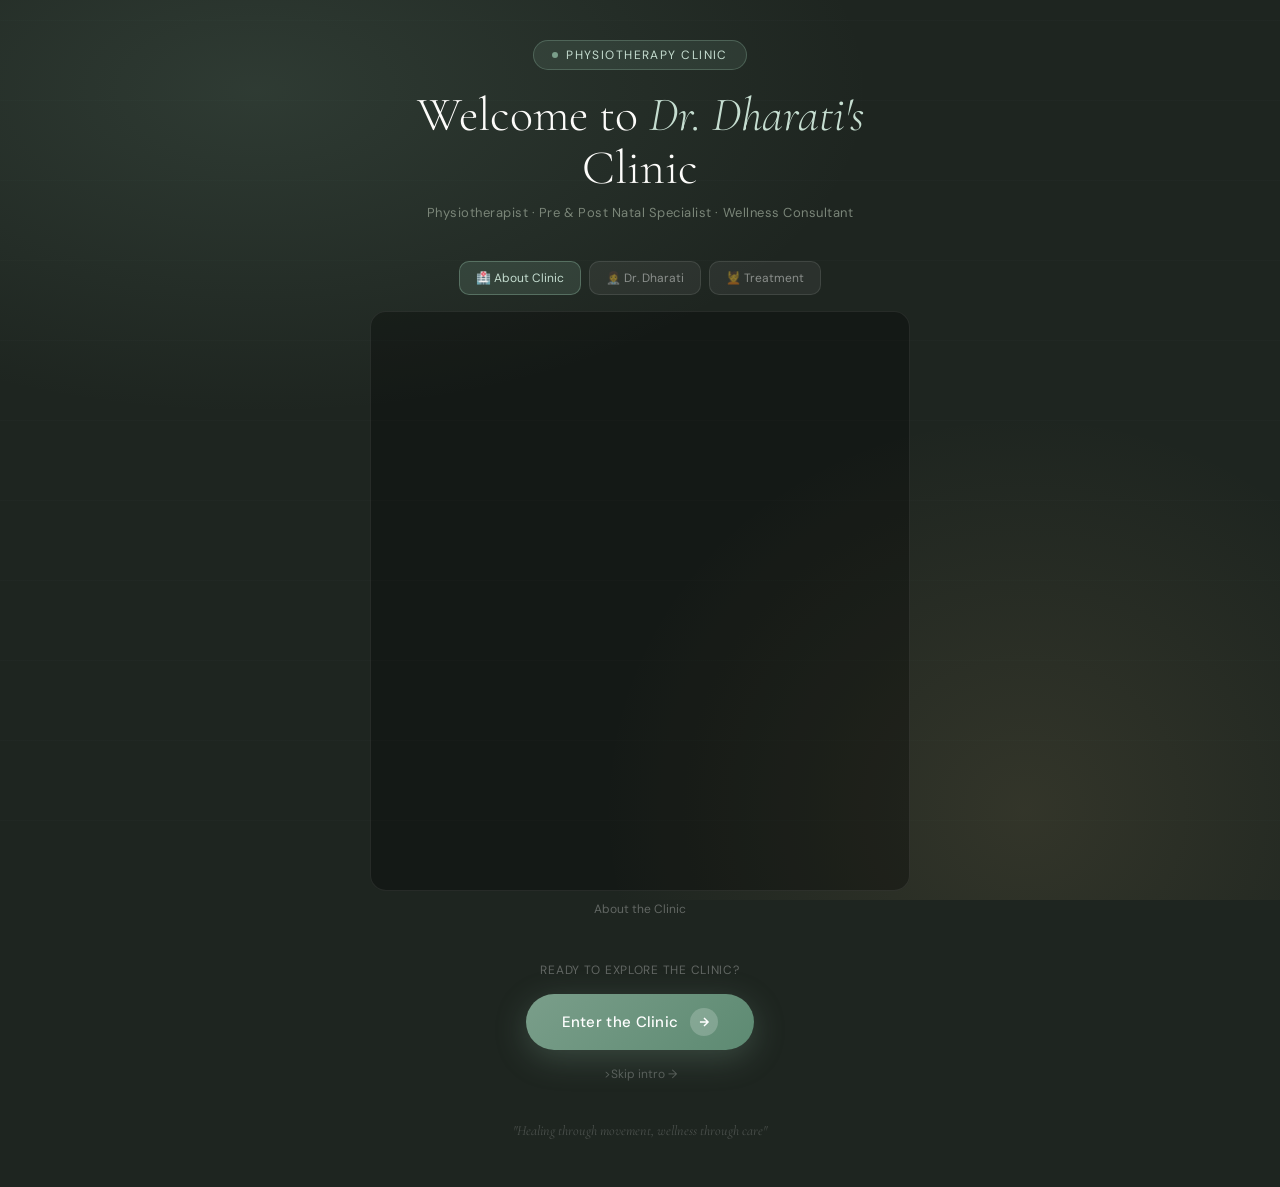
<file: index.html>
<!DOCTYPE html>
<html lang="en">
<head>
<meta charset="UTF-8">
<meta name="viewport" content="width=device-width, initial-scale=1.0">
<title>Welcome — Dr. Dharati's Physiotherapy Clinic</title>
<link href="https://fonts.googleapis.com/css2?family=Cormorant+Garamond:ital,wght@0,300;0,400;1,300&family=DM+Sans:wght@300;400;500&display=swap" rel="stylesheet">
<style>
  *, *::before, *::after { box-sizing: border-box; margin: 0; padding: 0; }

  :root {
    --sage: #7a9e8a;
    --sage-light: #c5ddd0;
    --sage-pale: #eef5f1;
    --warm: #c9a96e;
    --ink: #2a2d2b;
    --ink-soft: #7a8578;
    --white: #fdfcfa;
    --radius: 16px;
  }

  html, body {
    min-height: 100%;
    background: #1e2520;
    font-family: 'DM Sans', sans-serif;
    color: var(--white);
    overflow-x: hidden;
  }

  .bg-pattern {
    position: fixed; inset: 0; z-index: 0;
    background:
      radial-gradient(ellipse 80% 60% at 20% 10%, rgba(122,158,138,0.18) 0%, transparent 60%),
      radial-gradient(ellipse 60% 80% at 80% 90%, rgba(201,169,110,0.12) 0%, transparent 55%),
      #1e2520;
  }
  .bg-lines {
    position: fixed; inset: 0; z-index: 0;
    background-image: repeating-linear-gradient(0deg, transparent, transparent 79px, rgba(122,158,138,0.06) 80px);
  }

  .page {
    position: relative; z-index: 1;
    min-height: 100vh;
    display: flex;
    flex-direction: column;
    align-items: center;
    padding: 2.5rem 1.5rem 3rem;
  }

  /* HEADER */
  .clinic-header {
    text-align: center;
    margin-bottom: 2.5rem;
    animation: fadeDown 0.8s ease both;
  }
  .clinic-badge {
    display: inline-flex; align-items: center; gap: 8px;
    background: rgba(122,158,138,0.15);
    border: 0.5px solid rgba(122,158,138,0.4);
    border-radius: 40px;
    padding: 6px 18px;
    font-size: 12px;
    letter-spacing: 0.12em;
    text-transform: uppercase;
    color: var(--sage-light);
    margin-bottom: 1.2rem;
  }
  .clinic-badge::before {
    content: '';
    width: 6px; height: 6px;
    border-radius: 50%;
    background: var(--sage);
    animation: pulse 2s infinite;
  }
  .clinic-title {
    font-family: 'Cormorant Garamond', serif;
    font-size: clamp(2rem, 5vw, 3rem);
    font-weight: 300;
    line-height: 1.1;
    color: var(--white);
  }
  .clinic-title em { font-style: italic; color: var(--sage-light); }
  .clinic-sub {
    margin-top: 0.6rem;
    font-size: 13px;
    color: var(--ink-soft);
    letter-spacing: 0.04em;
  }

  /* TABS */
  .video-stage {
    width: 100%;
    max-width: 540px;
    animation: fadeUp 0.9s 0.2s ease both;
  }

  .video-tabs {
    display: flex; gap: 8px; margin-bottom: 16px;
    justify-content: center;
  }
  .vtab {
    background: rgba(255,255,255,0.06);
    border: 0.5px solid rgba(255,255,255,0.1);
    border-radius: 10px;
    padding: 8px 16px;
    font-size: 12px;
    color: rgba(255,255,255,0.45);
    cursor: pointer;
    transition: all 0.2s;
    white-space: nowrap;
    font-family: 'DM Sans', sans-serif;
  }
  .vtab.active, .vtab:hover {
    background: rgba(122,158,138,0.2);
    border-color: rgba(122,158,138,0.5);
    color: var(--sage-light);
  }

  /* VIDEO PANELS */
  .video-panels { width: 100%; }

  .video-panel {
    display: none;
    flex-direction: column;
    align-items: center;
  }
  .video-panel.active { display: flex; }

  /* Instagram embed wrapper */
  .ig-wrap {
    width: 100%;
    background: rgba(0,0,0,0.3);
    border-radius: var(--radius);
    border: 0.5px solid rgba(255,255,255,0.08);
    overflow: hidden;
    display: flex;
    justify-content: center;
    padding: 12px 0;
    min-height: 580px;
  }

  .ig-wrap blockquote.instagram-media {
    margin: 0 !important;
    min-width: 280px !important;
    max-width: 400px !important;
    width: 100% !important;
  }

  .panel-label {
    margin-top: 10px;
    font-size: 12px;
    color: rgba(255,255,255,0.3);
    text-align: center;
  }

  /* NEXT BUTTON */
  .next-section {
    margin-top: 2.8rem;
    text-align: center;
    animation: fadeUp 1s 0.5s ease both;
  }
  .next-hint {
    font-size: 12px;
    color: rgba(255,255,255,0.3);
    margin-bottom: 1rem;
    letter-spacing: 0.06em;
    text-transform: uppercase;
  }
  .btn-next {
    display: inline-flex; align-items: center; gap: 12px;
    background: linear-gradient(135deg, var(--sage) 0%, #5d8a72 100%);
    color: #fff;
    font-family: 'DM Sans', sans-serif;
    font-size: 15px;
    font-weight: 500;
    letter-spacing: 0.02em;
    border: none;
    border-radius: 50px;
    padding: 14px 36px;
    cursor: pointer;
    transition: all 0.3s;
    text-decoration: none;
    box-shadow: 0 8px 32px rgba(122,158,138,0.3);
  }
  .btn-next:hover {
    transform: translateY(-3px);
    box-shadow: 0 14px 40px rgba(122,158,138,0.45);
  }
  .btn-next:active { transform: translateY(0); }
  .btn-next .arrow {
    width: 28px; height: 28px;
    background: rgba(255,255,255,0.2);
    border-radius: 50%;
    display: flex; align-items: center; justify-content: center;
    transition: transform 0.3s;
  }
  .btn-next:hover .arrow { transform: translateX(4px); }

  .skip-link {
    display: block;
    margin-top: 1rem;
    font-size: 12px;
    color: rgba(255,255,255,0.25);
    text-decoration: none;
    transition: color 0.2s;
  }
  .skip-link:hover { color: rgba(255,255,255,0.5); }

  .foot-note {
    margin-top: 2.5rem;
    font-family: 'Cormorant Garamond', serif;
    font-style: italic;
    font-size: 14px;
    color: rgba(255,255,255,0.2);
    text-align: center;
    animation: fadeUp 1s 0.6s ease both;
  }

  @keyframes fadeDown {
    from { opacity: 0; transform: translateY(-20px); }
    to   { opacity: 1; transform: translateY(0); }
  }
  @keyframes fadeUp {
    from { opacity: 0; transform: translateY(20px); }
    to   { opacity: 1; transform: translateY(0); }
  }
  @keyframes pulse {
    0%, 100% { opacity: 1; }
    50% { opacity: 0.3; }
  }

  @media (max-width: 500px) {
    .video-tabs { flex-wrap: wrap; }
    .btn-next { width: 100%; justify-content: center; }
  }
</style>
</head>
<body>

<div class="bg-pattern"></div>
<div class="bg-lines"></div>

<div class="page">

  <header class="clinic-header">
    <div class="clinic-badge">Physiotherapy Clinic</div>
    <h1 class="clinic-title">Welcome to <em>Dr. Dharati's</em><br>Clinic</h1>
    <p class="clinic-sub">Physiotherapist · Pre &amp; Post Natal Specialist · Wellness Consultant</p>
  </header>

  <div class="video-stage">

    <div class="video-tabs">
      <button class="vtab active" onclick="switchTab(0)">🏥 About Clinic</button>
      <button class="vtab" onclick="switchTab(1)">👩‍⚕️ Dr. Dharati</button>
      <button class="vtab" onclick="switchTab(2)">💆 Treatment</button>
    </div>

    <div class="video-panels">

      <!-- Video 1 -->
      <div class="video-panel active" id="panel0">
        <div class="ig-wrap">
          <blockquote class="instagram-media"
            data-instgrm-captioned
            data-instgrm-permalink="https://www.instagram.com/reel/DM8PHVtv9hr/"
            data-instgrm-version="14">
          </blockquote>
        </div>
        <p class="panel-label">About the Clinic</p>
      </div>

      <!-- Video 2 -->
      <div class="video-panel" id="panel1">
        <div class="ig-wrap">
          <blockquote class="instagram-media"
            data-instgrm-captioned
            data-instgrm-permalink="https://www.instagram.com/reel/DK6CeauIdhI/"
            data-instgrm-version="14">
          </blockquote>
        </div>
        <p class="panel-label">Doctor Introduction</p>
      </div>

      <!-- Video 3 -->
      <div class="video-panel" id="panel2">
        <div class="ig-wrap">
          <blockquote class="instagram-media"
            data-instgrm-captioned
            data-instgrm-permalink="https://www.instagram.com/reel/DXHqM6ZjRu9/"
            data-instgrm-version="14">
          </blockquote>
        </div>
        <p class="panel-label">Treatment Videos</p>
      </div>

    </div>
  </div>

  <!-- NEXT BUTTON -->
  <div class="next-section">
    <p class="next-hint">Ready to explore the clinic?</p>
    <a href="home.html" class="btn-next">
      Enter the Clinic
      <span class="arrow">
        <svg width="14" height="14" viewBox="0 0 24 24" fill="none" stroke="currentColor" stroke-width="2.5">
          <path d="M5 12h14M12 5l7 7-7 7"/>
        </svg>
      </span>
    </a>
    <a href="home.html" class="skip-link">>Skip intro →</a>
  </div>

  <p class="foot-note">"Healing through movement, wellness through care"</p>

</div>

<script async src="//www.instagram.com/embed.js"></script>
<script>
  function switchTab(idx) {
    document.querySelectorAll('.vtab').forEach((t, i) => {
      t.classList.toggle('active', i === idx);
    });
    document.querySelectorAll('.video-panel').forEach((p, i) => {
      p.classList.toggle('active', i === idx);
    });
    // Re-process embeds when switching tabs
    if (window.instgrm) {
      window.instgrm.Embeds.process();
    }
  }
</script>
</body>
</html>
</file>
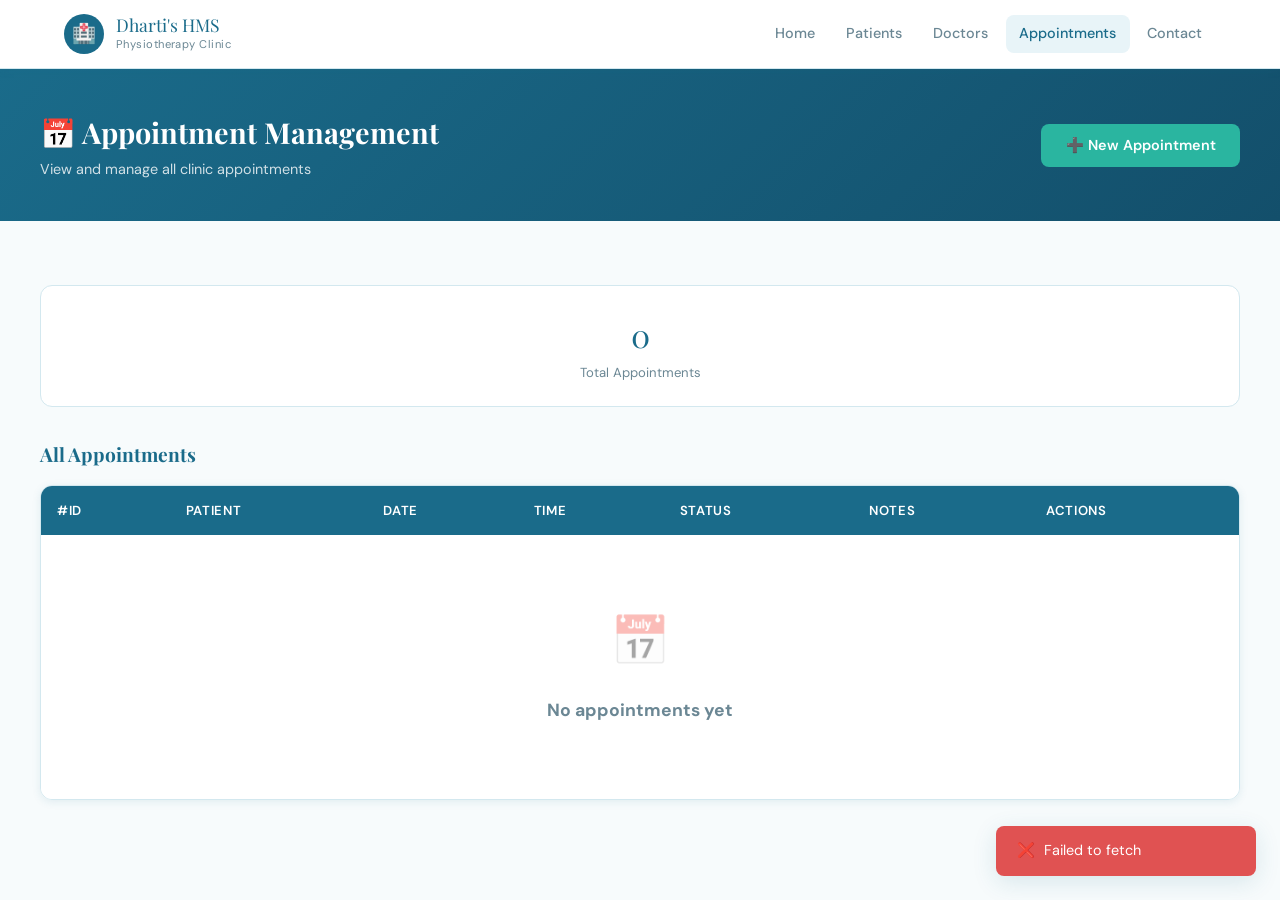
<file: appointments.html>
<!DOCTYPE html>
<html lang="en">
<head>
  <meta charset="UTF-8" />
  <meta name="viewport" content="width=device-width, initial-scale=1.0" />
  <title>Appointments — Dharati's HMS</title>
  <link rel="stylesheet" href="style.css" />
</head>
<body>

<!-- NAVBAR -->
<nav class="navbar">
  <div class="nav-inner">
    <a class="nav-brand" href="index.html">
      <div class="nav-logo">🏥</div>
      <div>
        <div class="nav-title">Dharti's HMS</div>
        <div class="nav-subtitle">Physiotherapy Clinic</div>
      </div>
    </a>
    <div class="nav-links" id="nav-links">
      <a href="index.html">Home</a>
      <a href="patients.html">Patients</a>
      <a href="doctors.html">Doctors</a>
      <a href="appointments.html" class="active">Appointments</a>
      <a href="contact.html">Contact</a>
    </div>
    <button class="nav-hamburger" id="hamburger">☰</button>
  </div>
</nav>

<!-- PAGE HEADER -->
<div class="page-header">
  <div class="page-header-inner">
    <div>
      <h1>📅 Appointment Management</h1>
      <p>View and manage all clinic appointments</p>
    </div>
    <button class="btn btn-primary" onclick="openAddAppointment()">➕ New Appointment</button>
  </div>
</div>

<!-- MAIN -->
<section class="section">
  <div class="container">

    <div class="stats-row">
      <div class="stat-card">
        <div class="stat-number" id="appt-count">—</div>
        <div class="stat-label">Total Appointments</div>
      </div>
    </div>

    <h2 style="font-family:var(--font-display);color:var(--primary);font-size:1.2rem;margin-bottom:1rem;">All Appointments</h2>

    <div class="table-wrap">
      <table>
        <thead>
          <tr>
            <th>#ID</th>
            <th>Patient</th>
            <th>Date</th>
            <th>Time</th>
            <th>Status</th>
            <th>Notes</th>
            <th>Actions</th>
          </tr>
        </thead>
        <tbody id="appointments-tbody">
          <tr class="loading-row"><td colspan="7"><span class="spinner spinner-dark"></span> Loading…</td></tr>
        </tbody>
      </table>
    </div>

  </div>
</section>

<!-- ADD / EDIT APPOINTMENT MODAL -->
<div class="modal-overlay" id="appt-modal">
  <div class="modal">
    <div class="modal-header">
      <h3 id="appt-modal-title">New Appointment</h3>
      <button class="modal-close" onclick="closeModal('appt-modal')">✕</button>
    </div>
    <div class="modal-body">
      <form id="appt-form" onsubmit="event.preventDefault(); saveAppointment();">
        <input type="hidden" id="appt-id-hidden" />
        <div class="form-grid">

          <div class="form-group form-full">
            <label class="form-label">Select Registered Patient</label>
            <select id="a-patient" class="form-control">
              <option value="">— Select Patient (optional) —</option>
            </select>
          </div>

          <div class="form-group">
            <label class="form-label">Or Enter Patient Name</label>
            <input id="a-pname" class="form-control" type="text" placeholder="Walk-in / public booking name" />
          </div>
          <div class="form-group">
            <label class="form-label">Patient Phone</label>
            <input id="a-pphone" class="form-control" type="tel" placeholder="Phone number" />
          </div>

          <div class="form-group form-full">
            <label class="form-label">Assign Doctor</label>
            <select id="a-doctor" class="form-control">
              <option value="">— Select Doctor (optional) —</option>
            </select>
          </div>

          <div class="form-group">
            <label class="form-label">Appointment Date *</label>
            <input id="a-date" class="form-control" type="date" required />
          </div>
          <div class="form-group">
            <label class="form-label">Appointment Time *</label>
            <input id="a-time" class="form-control" type="time" required />
          </div>

          <div class="form-group">
            <label class="form-label">Status</label>
            <select id="a-status" class="form-control">
              <option value="Pending">Pending</option>
              <option value="Confirmed">Confirmed</option>
              <option value="Cancelled">Cancelled</option>
            </select>
          </div>

          <div class="form-group form-full">
            <label class="form-label">Notes</label>
            <textarea id="a-notes" class="form-control" placeholder="Any notes or special instructions…"></textarea>
          </div>
        </div>
      </form>
    </div>
    <div class="modal-footer">
      <button class="btn" style="background:var(--border);color:var(--text);" onclick="closeModal('appt-modal')">Cancel</button>
      <button class="btn btn-primary" onclick="saveAppointment()">💾 Save Appointment</button>
    </div>
  </div>
</div>

<script src="script.js"></script>
<script>loadAppointments();</script>
</body>
</html>
</file>
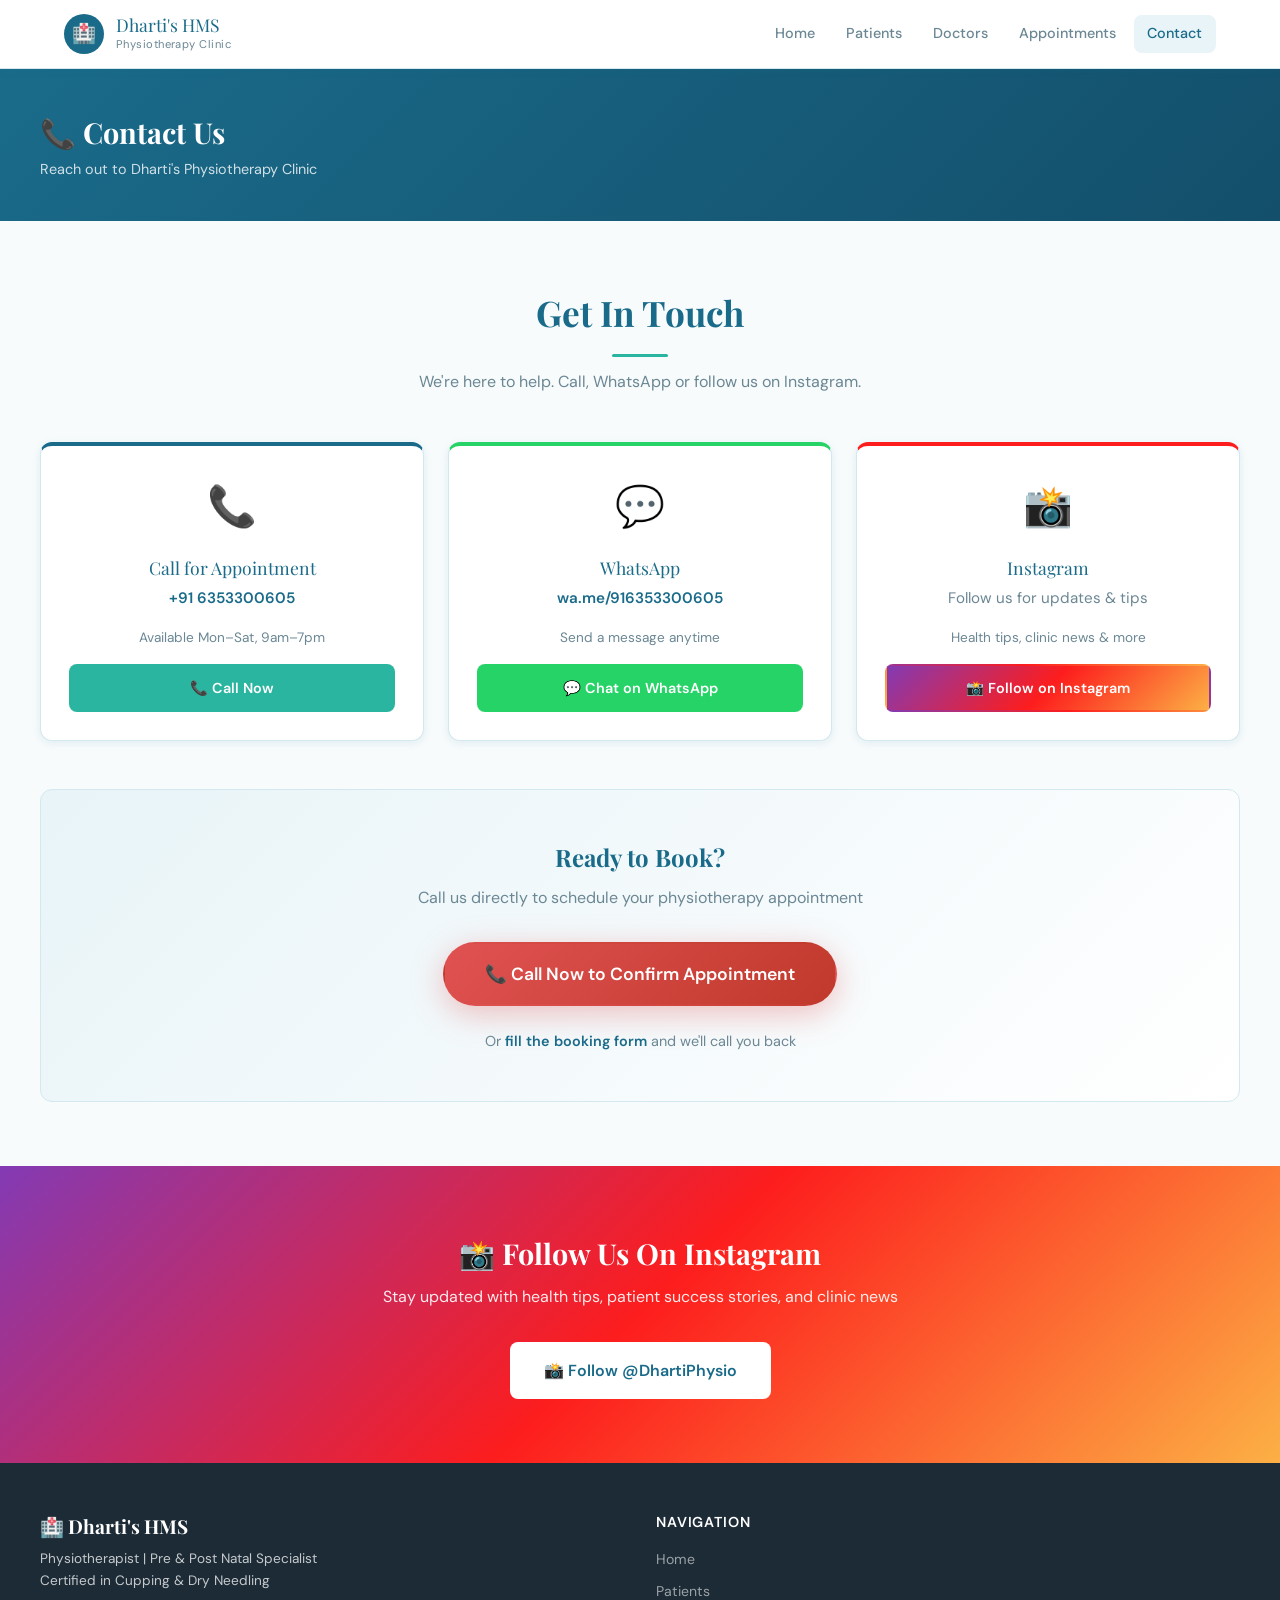
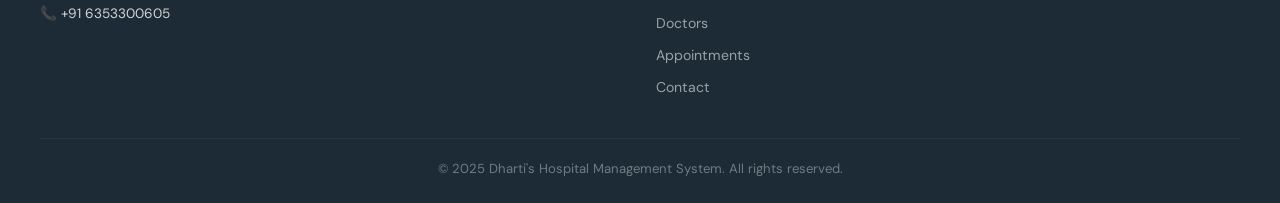
<file: contact.html>
<!DOCTYPE html>
<html lang="en">
<head>
  <meta charset="UTF-8" />
  <meta name="viewport" content="width=device-width, initial-scale=1.0" />
  <title>Contact — Dharati's HMS</title>
  <link rel="stylesheet" href="style.css" />
</head>
<body>

<!-- NAVBAR -->
<nav class="navbar">
  <div class="nav-inner">
    <a class="nav-brand" href="index.html">
      <div class="nav-logo">🏥</div>
      <div>
        <div class="nav-title">Dharti's HMS</div>
        <div class="nav-subtitle">Physiotherapy Clinic</div>
      </div>
    </a>
    <div class="nav-links" id="nav-links">
      <a href="index.html">Home</a>
      <a href="patients.html">Patients</a>
      <a href="doctors.html">Doctors</a>
      <a href="appointments.html">Appointments</a>
      <a href="contact.html" class="active">Contact</a>
    </div>
    <button class="nav-hamburger" id="hamburger">☰</button>
  </div>
</nav>

<!-- PAGE HEADER -->
<div class="page-header">
  <div class="page-header-inner">
    <div>
      <h1>📞 Contact Us</h1>
      <p>Reach out to Dharti's Physiotherapy Clinic</p>
    </div>
  </div>
</div>

<!-- CONTACT SECTION -->
<section class="section">
  <div class="container">

    <div class="section-head">
      <h2>Get In Touch</h2>
      <div class="divider"></div>
      <p>We're here to help. Call, WhatsApp or follow us on Instagram.</p>
    </div>

    <div class="card-grid card-grid-3" style="margin-bottom:3rem;">

      <!-- CALL -->
      <div class="card contact-card" style="border-top:4px solid var(--primary);">
        <div class="contact-icon">📞</div>
        <div class="contact-title">Call for Appointment</div>
        <div class="contact-value">
          <a href="tel:+916353300605">+91 6353300605</a>
        </div>
        <p style="font-size:.85rem;color:var(--text-muted);margin-bottom:1rem;">Available Mon–Sat, 9am–7pm</p>
        <a href="tel:+916353300605" class="btn btn-primary btn-full">📞 Call Now</a>
      </div>

      <!-- WHATSAPP -->
      <div class="card contact-card" style="border-top:4px solid #25d366;">
        <div class="contact-icon">💬</div>
        <div class="contact-title">WhatsApp</div>
        <div class="contact-value">
          <a href="https://wa.me/916353300605">wa.me/916353300605</a>
        </div>
        <p style="font-size:.85rem;color:var(--text-muted);margin-bottom:1rem;">Send a message anytime</p>
        <a href="https://wa.me/916353300605" class="btn btn-whatsapp btn-full">💬 Chat on WhatsApp</a>
      </div>

      <!-- INSTAGRAM -->
      <div class="card contact-card" style="border-top:4px solid #fd1d1d;">
        <div class="contact-icon">📸</div>
        <div class="contact-title">Instagram</div>
        <div class="contact-value">Follow us for updates &amp; tips</div>
        <p style="font-size:.85rem;color:var(--text-muted);margin-bottom:1rem;">Health tips, clinic news &amp; more</p>
        <a href="#" class="btn btn-instagram btn-full instagram-link">📸 Follow on Instagram</a>
      </div>

    </div>

    <!-- LARGE CALL BUTTON -->
    <div style="text-align:center;background:linear-gradient(135deg,var(--primary-light),white);border-radius:var(--radius);padding:3rem;border:1px solid var(--border);">
      <h2 style="font-family:var(--font-display);color:var(--primary);margin-bottom:.5rem;">Ready to Book?</h2>
      <p style="color:var(--text-muted);margin-bottom:2rem;">Call us directly to schedule your physiotherapy appointment</p>
      <a href="tel:+916353300605" class="btn btn-call btn-lg">
        📞 Call Now to Confirm Appointment
      </a>
      <p style="margin-top:1.5rem;font-size:.9rem;color:var(--text-muted);">
        Or <a href="index.html#booking" style="color:var(--primary);font-weight:600;">fill the booking form</a> and we'll call you back
      </p>
    </div>

  </div>
</section>

<!-- INSTAGRAM SECTION -->
<section class="instagram-section">
  <div class="container">
    <h2>📸 Follow Us On Instagram</h2>
    <p>Stay updated with health tips, patient success stories, and clinic news</p>
    <a href="#" class="btn btn-white btn-lg instagram-link">📸 Follow @DhartiPhysio</a>
  </div>
</section>

<!-- FOOTER -->
<footer>
  <div class="footer-inner">
    <div class="footer-grid">
      <div class="footer-brand">
        <h3>🏥 Dharti's HMS</h3>
        <p>Physiotherapist | Pre &amp; Post Natal Specialist<br>Certified in Cupping &amp; Dry Needling</p>
        <p style="margin-top:.75rem;">📞 <a href="tel:+916353300605" style="color:rgba(255,255,255,.8);">+91 6353300605</a></p>
      </div>
      <div class="footer-links">
        <h4>Navigation</h4>
        <ul>
          <li><a href="index.html">Home</a></li>
          <li><a href="patients.html">Patients</a></li>
          <li><a href="doctors.html">Doctors</a></li>
          <li><a href="appointments.html">Appointments</a></li>
          <li><a href="contact.html">Contact</a></li>
        </ul>
      </div>
    </div>
    <div class="footer-bottom">© 2025 Dharti's Hospital Management System. All rights reserved.</div>
  </div>
</footer>

<script src="script.js"></script>
</body>
</html>
</file>
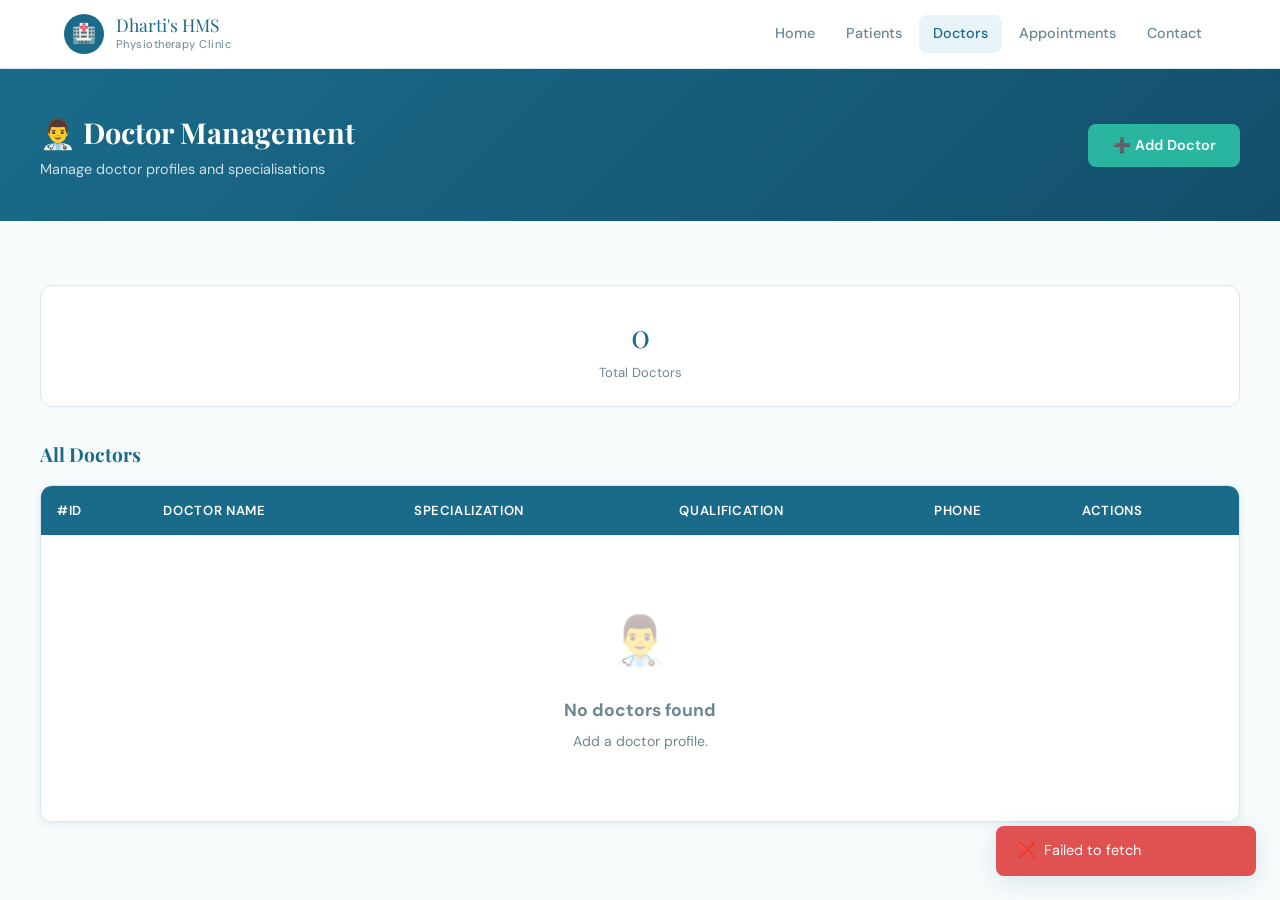
<file: doctors.html>
<!DOCTYPE html>
<html lang="en">
<head>
  <meta charset="UTF-8" />
  <meta name="viewport" content="width=device-width, initial-scale=1.0" />
  <title>Doctors — Dharati's HMS</title>
  <link rel="stylesheet" href="style.css" />
</head>
<body>

<!-- NAVBAR -->
<nav class="navbar">
  <div class="nav-inner">
    <a class="nav-brand" href="index.html">
      <div class="nav-logo">🏥</div>
      <div>
        <div class="nav-title">Dharti's HMS</div>
        <div class="nav-subtitle">Physiotherapy Clinic</div>
      </div>
    </a>
    <div class="nav-links" id="nav-links">
      <a href="index.html">Home</a>
      <a href="patients.html">Patients</a>
      <a href="doctors.html" class="active">Doctors</a>
      <a href="appointments.html">Appointments</a>
      <a href="contact.html">Contact</a>
    </div>
    <button class="nav-hamburger" id="hamburger">☰</button>
  </div>
</nav>

<!-- PAGE HEADER -->
<div class="page-header">
  <div class="page-header-inner">
    <div>
      <h1>👨‍⚕️ Doctor Management</h1>
      <p>Manage doctor profiles and specialisations</p>
    </div>
    <button class="btn btn-primary" onclick="openAddDoctor()">➕ Add Doctor</button>
  </div>
</div>

<!-- MAIN -->
<section class="section">
  <div class="container">

    <div class="stats-row">
      <div class="stat-card">
        <div class="stat-number" id="doctor-count">—</div>
        <div class="stat-label">Total Doctors</div>
      </div>
    </div>

    <h2 style="font-family:var(--font-display);color:var(--primary);font-size:1.2rem;margin-bottom:1rem;">All Doctors</h2>

    <div class="table-wrap">
      <table>
        <thead>
          <tr>
            <th>#ID</th>
            <th>Doctor Name</th>
            <th>Specialization</th>
            <th>Qualification</th>
            <th>Phone</th>
            <th>Actions</th>
          </tr>
        </thead>
        <tbody id="doctors-tbody">
          <tr class="loading-row"><td colspan="6"><span class="spinner spinner-dark"></span> Loading…</td></tr>
        </tbody>
      </table>
    </div>

  </div>
</section>

<!-- ADD / EDIT DOCTOR MODAL -->
<div class="modal-overlay" id="doctor-modal">
  <div class="modal">
    <div class="modal-header">
      <h3 id="doctor-modal-title">Add Doctor</h3>
      <button class="modal-close" onclick="closeModal('doctor-modal')">✕</button>
    </div>
    <div class="modal-body">
      <form id="doctor-form" onsubmit="event.preventDefault(); saveDoctor();">
        <input type="hidden" id="doctor-id-hidden" />
        <div class="form-grid">
          <div class="form-group form-full">
            <label class="form-label">Doctor Name *</label>
            <input id="d-name" class="form-control" type="text" placeholder="Dr. Full Name" required />
          </div>
          <div class="form-group">
            <label class="form-label">Specialization *</label>
            <input id="d-spec" class="form-control" type="text" placeholder="e.g. Physiotherapist" required />
          </div>
          <div class="form-group">
            <label class="form-label">Qualification *</label>
            <input id="d-qual" class="form-control" type="text" placeholder="e.g. BPT, MPT" required />
          </div>
          <div class="form-group">
            <label class="form-label">Phone Number *</label>
            <input id="d-phone" class="form-control" type="tel" placeholder="+91 XXXXXXXXXX" required />
          </div>
          <div class="form-group">
            <label class="form-label">Email</label>
            <input id="d-email" class="form-control" type="email" placeholder="doctor@email.com" />
          </div>
        </div>
      </form>
    </div>
    <div class="modal-footer">
      <button class="btn" style="background:var(--border);color:var(--text);" onclick="closeModal('doctor-modal')">Cancel</button>
      <button class="btn btn-primary" onclick="saveDoctor()">💾 Save Doctor</button>
    </div>
  </div>
</div>

<script src="script.js"></script>
<script>loadDoctors();</script>
</body>
</html>
</file>
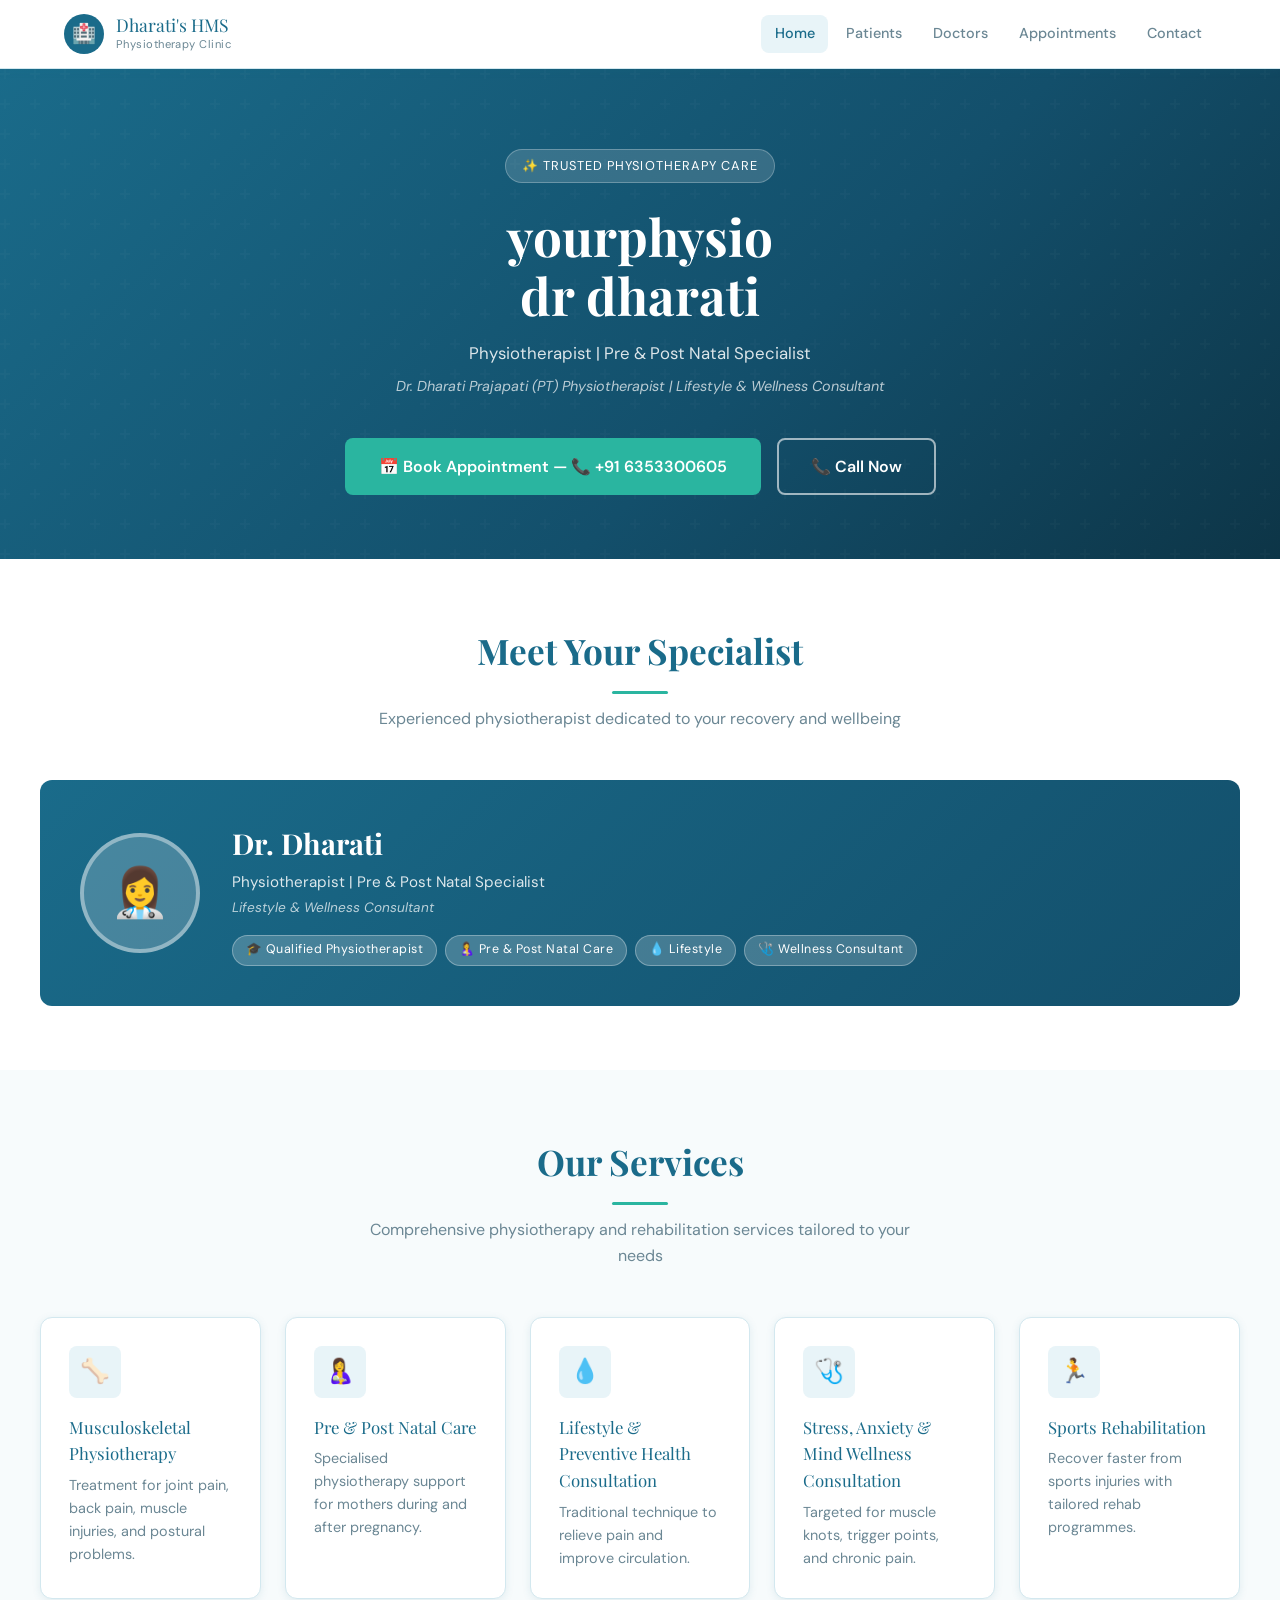
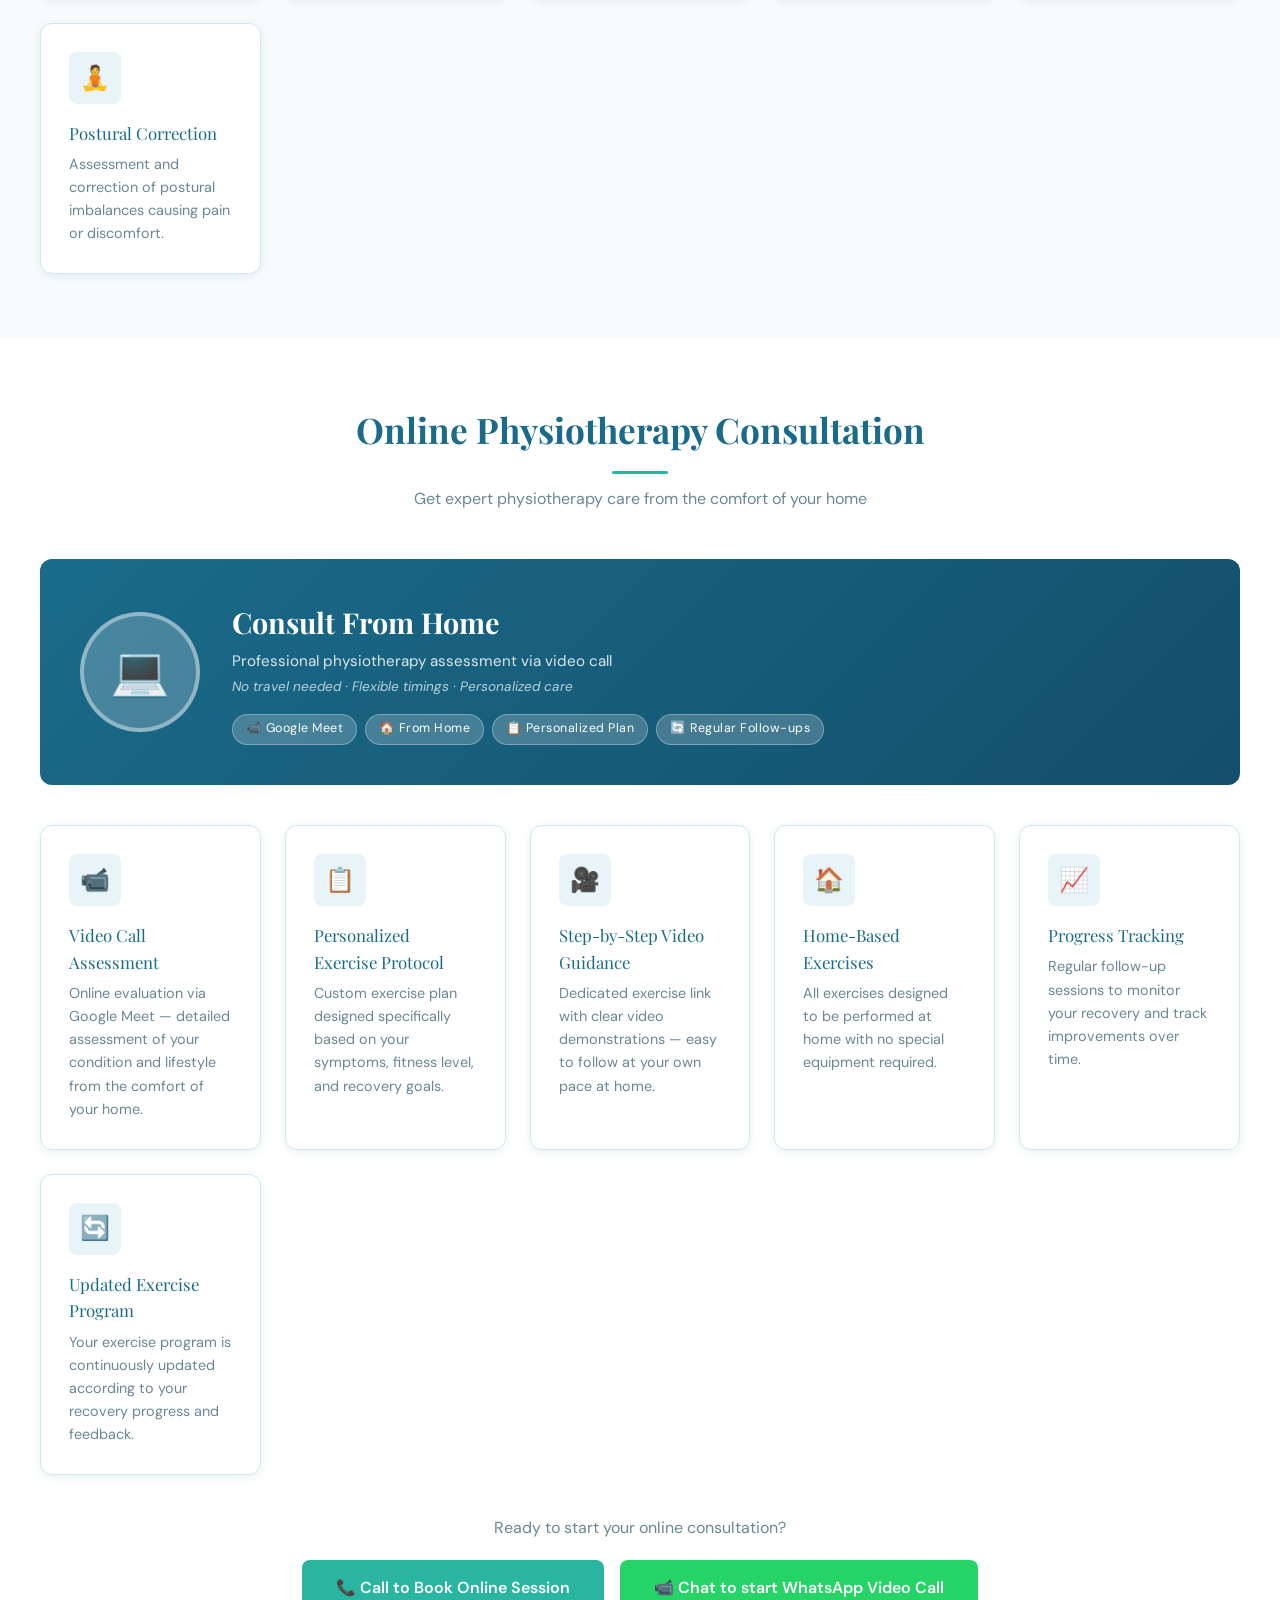
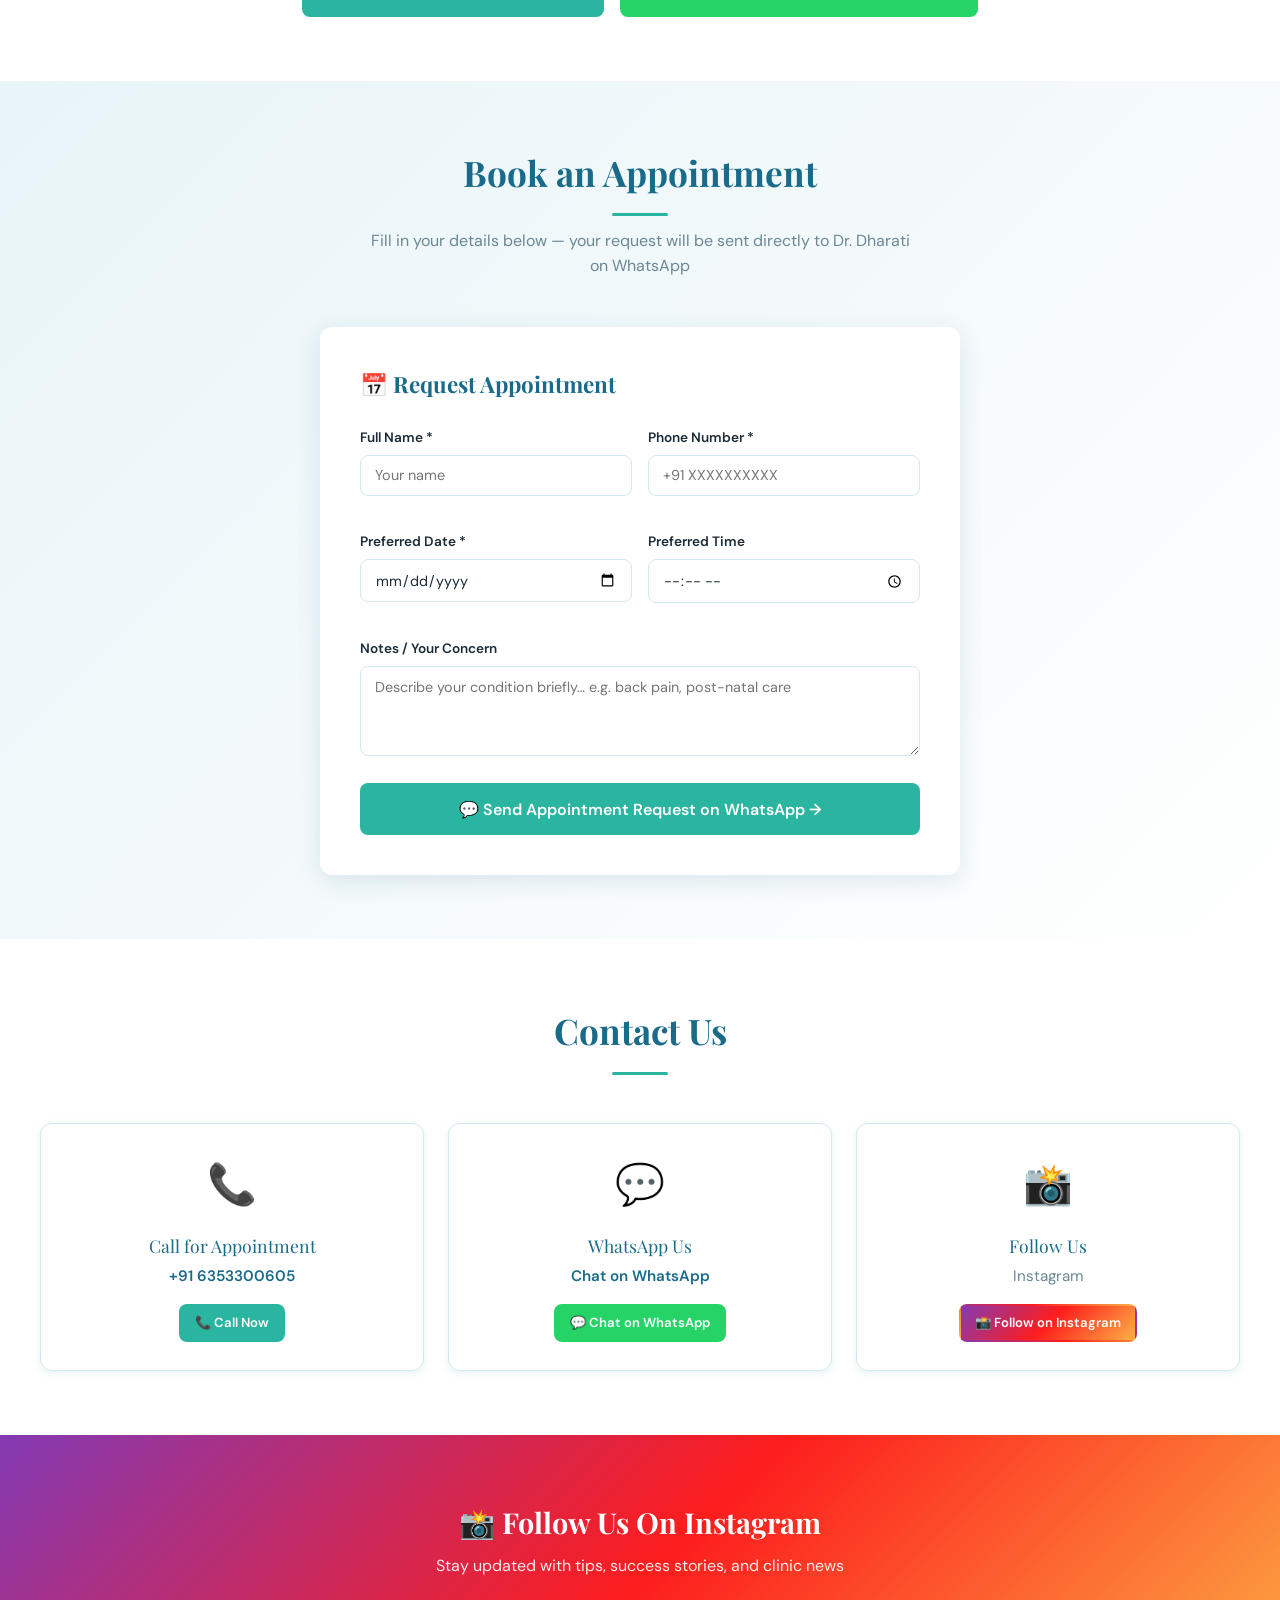
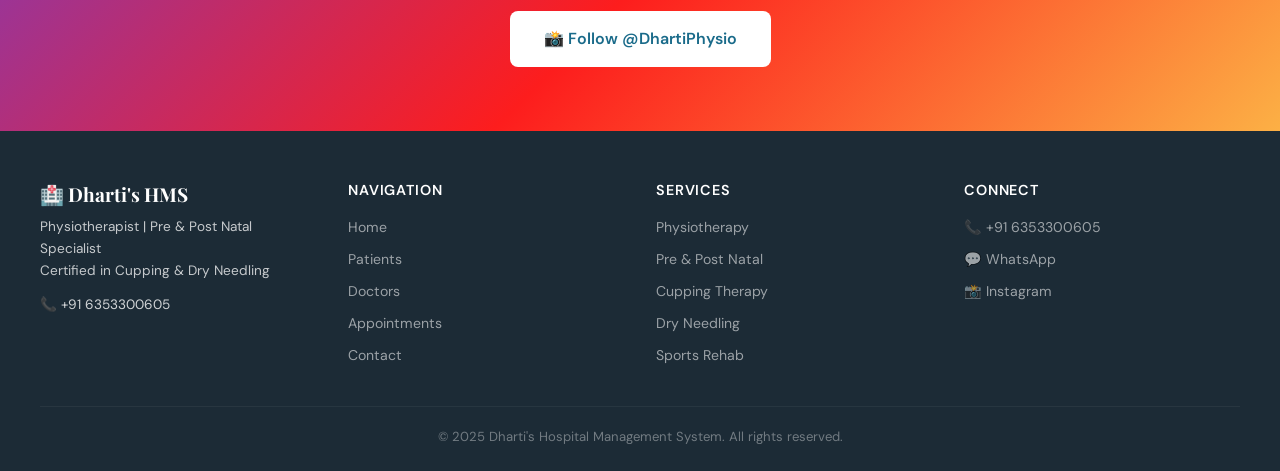
<file: home.html>
<!DOCTYPE html>
<html lang="en">
<head>
  <meta charset="UTF-8" />
  <meta name="viewport" content="width=device-width, initial-scale=1.0" />
  <title>yourphysio Dr Dharati</title>
  <link rel="stylesheet" href="style.css" />
</head>
<body>

<!-- ─── NAVBAR ──────────────────────────────────────────────── -->
<nav class="navbar">
  <div class="nav-inner">
    <a class="nav-brand" href="index.html">
      <div class="nav-logo">🏥</div>
      <div>
        <div class="nav-title">Dharati's HMS</div>
        <div class="nav-subtitle">Physiotherapy Clinic</div>
      </div>
    </a>
    <div class="nav-links" id="nav-links">
      <a href="index.html" class="active">Home</a>
      <a href="patients.html">Patients</a>
      <a href="doctors.html">Doctors</a>
      <a href="appointments.html">Appointments</a>
      <a href="contact.html">Contact</a>
    </div>
    <button class="nav-hamburger" id="hamburger">☰</button>
  </div>
</nav>

<!-- ─── HERO ─────────────────────────────────────────────────── -->
<section class="hero">
  <div class="hero-inner">
    <div class="hero-badge">✨ Trusted Physiotherapy Care</div>
    <h1>yourphysio<br>dr dharati</h1>
    <p class="hero-tagline">Physiotherapist | Pre &amp; Post Natal Specialist</p>
    <p class="hero-certs">Dr. Dharati Prajapati (PT) Physiotherapist | Lifestyle &amp; Wellness Consultant</p>
    <div class="hero-actions">
      <a href="tel:+916353300605" class="btn btn-primary btn-lg">📅 Book Appointment — 📞 +91 6353300605</a>
      <a href="tel:+916353300605" class="btn btn-outline btn-lg">📞 Call Now</a>
    </div>
  </div>
</section>

<!-- ─── ABOUT DOCTOR ─────────────────────────────────────────── -->
<section class="section section-alt">
  <div class="container">
    <div class="section-head">
      <h2>Meet Your Specialist</h2>
      <div class="divider"></div>
      <p>Experienced physiotherapist dedicated to your recovery and wellbeing</p>
    </div>
    <div class="doctor-card">
      <div class="doctor-avatar">👩‍⚕️</div>
      <div>
        <h2 class="doctor-name">Dr. Dharati</h2>
        <p class="doctor-spec">Physiotherapist | Pre &amp; Post Natal Specialist</p>
        <p class="doctor-certs">Lifestyle &amp; Wellness Consultant</p>
        <div class="doctor-badges">
          <span class="badge">🎓 Qualified Physiotherapist</span>
          <span class="badge">🤱 Pre &amp; Post Natal Care</span>
          <span class="badge">💧 Lifestyle</span>
          <span class="badge">🩺 Wellness Consultant</span>
        </div>
      </div>
    </div>
  </div>
</section>

<!-- ─── SERVICES ──────────────────────────────────────────────── -->
<section class="section">
  <div class="container">
    <div class="section-head">
      <h2>Our Services</h2>
      <div class="divider"></div>
      <p>Comprehensive physiotherapy and rehabilitation services tailored to your needs</p>
    </div>
    <div class="card-grid card-grid-3">
      <div class="card">
        <div class="service-icon">🦴</div>
        <div class="service-title">Musculoskeletal Physiotherapy</div>
        <p class="service-desc">Treatment for joint pain, back pain, muscle injuries, and postural problems.</p>
      </div>
      <div class="card">
        <div class="service-icon">🤱</div>
        <div class="service-title">Pre &amp; Post Natal Care</div>
        <p class="service-desc">Specialised physiotherapy support for mothers during and after pregnancy.</p>
      </div>
      <div class="card">
        <div class="service-icon">💧</div>
        <div class="service-title">Lifestyle &amp; Preventive Health Consultation</div>
        <p class="service-desc">Traditional technique to relieve pain and improve circulation.</p>
      </div>
      <div class="card">
        <div class="service-icon">🩺</div>
        <div class="service-title">Stress, Anxiety &amp; Mind Wellness Consultation</div>
        <p class="service-desc">Targeted for muscle knots, trigger points, and chronic pain.</p>
      </div>
      <div class="card">
        <div class="service-icon">🏃</div>
        <div class="service-title">Sports Rehabilitation</div>
        <p class="service-desc">Recover faster from sports injuries with tailored rehab programmes.</p>
      </div>
      <div class="card">
        <div class="service-icon">🧘</div>
        <div class="service-title">Postural Correction</div>
        <p class="service-desc">Assessment and correction of postural imbalances causing pain or discomfort.</p>
      </div>
    </div>
  </div>
</section>

<!-- ─── ONLINE CONSULTATION ─────────────────────────────────── -->
<section class="section section-alt">
  <div class="container">
    <div class="section-head">
      <h2>Online Physiotherapy Consultation</h2>
      <div class="divider"></div>
      <p>Get expert physiotherapy care from the comfort of your home</p>
    </div>
    <div class="doctor-card" style="margin-bottom:2.5rem;">
      <div class="doctor-avatar">💻</div>
      <div>
        <h2 class="doctor-name">Consult From Home</h2>
        <p class="doctor-spec">Professional physiotherapy assessment via video call</p>
        <p class="doctor-certs">No travel needed · Flexible timings · Personalized care</p>
        <div class="doctor-badges">
          <span class="badge">📹 Google Meet</span>
          <span class="badge">🏠 From Home</span>
          <span class="badge">📋 Personalized Plan</span>
          <span class="badge">🔄 Regular Follow-ups</span>
        </div>
      </div>
    </div>
    <div class="card-grid card-grid-3">
      <div class="card">
        <div class="service-icon">📹</div>
        <div class="service-title">Video Call Assessment</div>
        <p class="service-desc">Online evaluation via Google Meet — detailed assessment of your condition and lifestyle from the comfort of your home.</p>
      </div>
      <div class="card">
        <div class="service-icon">📋</div>
        <div class="service-title">Personalized Exercise Protocol</div>
        <p class="service-desc">Custom exercise plan designed specifically based on your symptoms, fitness level, and recovery goals.</p>
      </div>
      <div class="card">
        <div class="service-icon">🎥</div>
        <div class="service-title">Step-by-Step Video Guidance</div>
        <p class="service-desc">Dedicated exercise link with clear video demonstrations — easy to follow at your own pace at home.</p>
      </div>
      <div class="card">
        <div class="service-icon">🏠</div>
        <div class="service-title">Home-Based Exercises</div>
        <p class="service-desc">All exercises designed to be performed at home with no special equipment required.</p>
      </div>
      <div class="card">
        <div class="service-icon">📈</div>
        <div class="service-title">Progress Tracking</div>
        <p class="service-desc">Regular follow-up sessions to monitor your recovery and track improvements over time.</p>
      </div>
      <div class="card">
        <div class="service-icon">🔄</div>
        <div class="service-title">Updated Exercise Program</div>
        <p class="service-desc">Your exercise program is continuously updated according to your recovery progress and feedback.</p>
      </div>
    </div>
    <div style="text-align:center;margin-top:2.5rem;">
      <p style="color:var(--text-muted);margin-bottom:1.2rem;font-size:1rem;">Ready to start your online consultation?</p>
      <div style="display:flex;gap:1rem;justify-content:center;flex-wrap:wrap;">
        <a href="tel:+916353300605" class="btn btn-primary btn-lg">📞 Call to Book Online Session</a>
        <a href="https://wa.me/916353300605?text=Hello%20Dr.%20Dharati%2C%20I%20would%20like%20to%20book%20an%20online%20video%20consultation" class="btn btn-whatsapp btn-lg">📹 Chat to start WhatsApp Video Call</a>
      </div>
    </div>
  </div>
</section>

<!-- ─── BOOKING ───────────────────────────────────────────────── -->
<section class="section booking-section" id="booking">
  <div class="container">
    <div class="section-head">
      <h2>Book an Appointment</h2>
      <div class="divider"></div>
      <p>Fill in your details below — your request will be sent directly to Dr. Dharati on WhatsApp</p>
    </div>

    <div class="booking-box">

      <!-- FORM -->
      <div id="booking-form-wrap">
        <h3>📅 Request Appointment</h3>
        <form id="public-booking-form" onsubmit="sendToWhatsApp(event)">
          <div class="form-grid">
            <div class="form-group">
              <label class="form-label">Full Name *</label>
              <input id="b-name" class="form-control" type="text" placeholder="Your name" required />
            </div>
            <div class="form-group">
              <label class="form-label">Phone Number *</label>
              <input id="b-phone" class="form-control" type="tel" placeholder="+91 XXXXXXXXXX" required />
            </div>
            <div class="form-group">
              <label class="form-label">Preferred Date *</label>
              <input id="b-date" class="form-control" type="date" required />
            </div>
            <div class="form-group">
              <label class="form-label">Preferred Time</label>
              <input id="b-time" class="form-control" type="time" />
            </div>
            <div class="form-group form-full">
              <label class="form-label">Notes / Your Concern</label>
              <textarea id="b-notes" class="form-control" placeholder="Describe your condition briefly… e.g. back pain, post-natal care"></textarea>
            </div>
          </div>
          <button id="book-btn" type="submit" class="btn btn-primary btn-full btn-lg">
            💬 Send Appointment Request on WhatsApp →
          </button>
        </form>
      </div>

      <!-- SUCCESS STATE -->
      <div id="booking-success" class="booking-success" style="display:none;">
        <div class="success-icon">🎉</div>
        <h3>Appointment Request Sent!</h3>
        <p>Your request has been sent to Dr. Dharati on WhatsApp. She will confirm your appointment time shortly.</p>
        <a href="tel:+916353300605" class="btn btn-call btn-lg">📞 Call Now to Confirm</a>
        <p style="margin-top:1.5rem;font-size:.85rem;color:var(--text-muted);">
          Or chat directly:
          <a href="https://wa.me/916353300605" style="color:var(--accent);font-weight:600;">wa.me/916353300605</a>
        </p>
        <button onclick="resetBookingForm()" class="btn btn-outline" style="margin-top:1rem;">Book Another Appointment</button>
      </div>

    </div>
  </div>
</section>

<!-- ─── CONTACT ───────────────────────────────────────────────── -->
<section class="section section-alt" id="contact">
  <div class="container">
    <div class="section-head">
      <h2>Contact Us</h2>
      <div class="divider"></div>
    </div>
    <div class="card-grid card-grid-3">
      <div class="card contact-card">
        <div class="contact-icon">📞</div>
        <div class="contact-title">Call for Appointment</div>
        <div class="contact-value"><a href="tel:+916353300605">+91 6353300605</a></div>
        <a href="tel:+916353300605" class="btn btn-primary btn-sm">📞 Call Now</a>
      </div>
      <div class="card contact-card">
        <div class="contact-icon">💬</div>
        <div class="contact-title">WhatsApp Us</div>
        <div class="contact-value"><a href="https://wa.me/916353300605">Chat on WhatsApp</a></div>
        <a href="https://wa.me/916353300605" class="btn btn-whatsapp btn-sm">💬 Chat on WhatsApp</a>
      </div>
      <div class="card contact-card">
        <div class="contact-icon">📸</div>
        <div class="contact-title">Follow Us</div>
        <div class="contact-value">Instagram</div>
        <a href="#" class="btn btn-instagram btn-sm instagram-link">📸 Follow on Instagram</a>
      </div>
    </div>
  </div>
</section>

<!-- ─── INSTAGRAM ─────────────────────────────────────────────── -->
<section class="instagram-section">
  <div class="container">
    <h2>📸 Follow Us On Instagram</h2>
    <p>Stay updated with tips, success stories, and clinic news</p>
    <a href="#" class="btn btn-white btn-lg instagram-link">📸 Follow @DhartiPhysio</a>
  </div>
</section>

<!-- ─── FOOTER ────────────────────────────────────────────────── -->
<footer>
  <div class="footer-inner">
    <div class="footer-grid">
      <div class="footer-brand">
        <h3>🏥 Dharti's HMS</h3>
        <p>Physiotherapist | Pre &amp; Post Natal Specialist<br>Certified in Cupping &amp; Dry Needling</p>
        <p style="margin-top:.75rem;">📞 <a href="tel:+916353300605" style="color:rgba(255,255,255,.8);">+91 6353300605</a></p>
      </div>
      <div class="footer-links">
        <h4>Navigation</h4>
        <ul>
          <li><a href="index.html">Home</a></li>
          <li><a href="patients.html">Patients</a></li>
          <li><a href="doctors.html">Doctors</a></li>
          <li><a href="appointments.html">Appointments</a></li>
          <li><a href="contact.html">Contact</a></li>
        </ul>
      </div>
      <div class="footer-links">
        <h4>Services</h4>
        <ul>
          <li><a href="#">Physiotherapy</a></li>
          <li><a href="#">Pre &amp; Post Natal</a></li>
          <li><a href="#">Cupping Therapy</a></li>
          <li><a href="#">Dry Needling</a></li>
          <li><a href="#">Sports Rehab</a></li>
        </ul>
      </div>
      <div class="footer-links">
        <h4>Connect</h4>
        <ul>
          <li><a href="tel:+916353300605">📞 +91 6353300605</a></li>
          <li><a href="https://wa.me/916353300605">💬 WhatsApp</a></li>
          <li><a href="#" class="instagram-link">📸 Instagram</a></li>
        </ul>
      </div>
    </div>
    <div class="footer-bottom">
      © 2025 Dharti's Hospital Management System. All rights reserved.
    </div>
  </div>
</footer>

<script src="script.js"></script>

<script>
  function sendToWhatsApp(event) {
    event.preventDefault();

    const name  = document.getElementById('b-name').value.trim();
    const phone = document.getElementById('b-phone').value.trim();
    const date  = document.getElementById('b-date').value;
    const time  = document.getElementById('b-time').value;
    const notes = document.getElementById('b-notes').value.trim();

    // Format date nicely e.g. 06/06/2026
    const dateFormatted = date
      ? new Date(date).toLocaleDateString('en-IN', { day:'2-digit', month:'2-digit', year:'numeric' })
      : 'Not specified';

    const timeFormatted = time
      ? new Date('1970-01-01T' + time).toLocaleTimeString('en-IN', { hour:'2-digit', minute:'2-digit', hour12:true })
      : 'Not specified';

    const message =
      `🏥 *New Appointment Request — Dharati Clinic*\n\n` +
      `👤 *Name:* ${name}\n` +
      `📞 *Phone:* ${phone}\n` +
      `📅 *Date:* ${dateFormatted}\n` +
      `⏰ *Time:* ${timeFormatted}\n` +
      `📝 *Concern:* ${notes || 'Not mentioned'}\n\n` +
      `_Sent from yourphysio website_`;

    const whatsappURL = 'https://wa.me/916353300605?text=' + encodeURIComponent(message);

    // Open WhatsApp
    window.open(whatsappURL, '_blank');

    // Show success state
    document.getElementById('booking-form-wrap').style.display = 'none';
    document.getElementById('booking-success').style.display = 'block';
  }

  function resetBookingForm() {
    document.getElementById('public-booking-form').reset();
    document.getElementById('booking-form-wrap').style.display = 'block';
    document.getElementById('booking-success').style.display = 'none';
  }
</script>

</body>
</html>
</file>
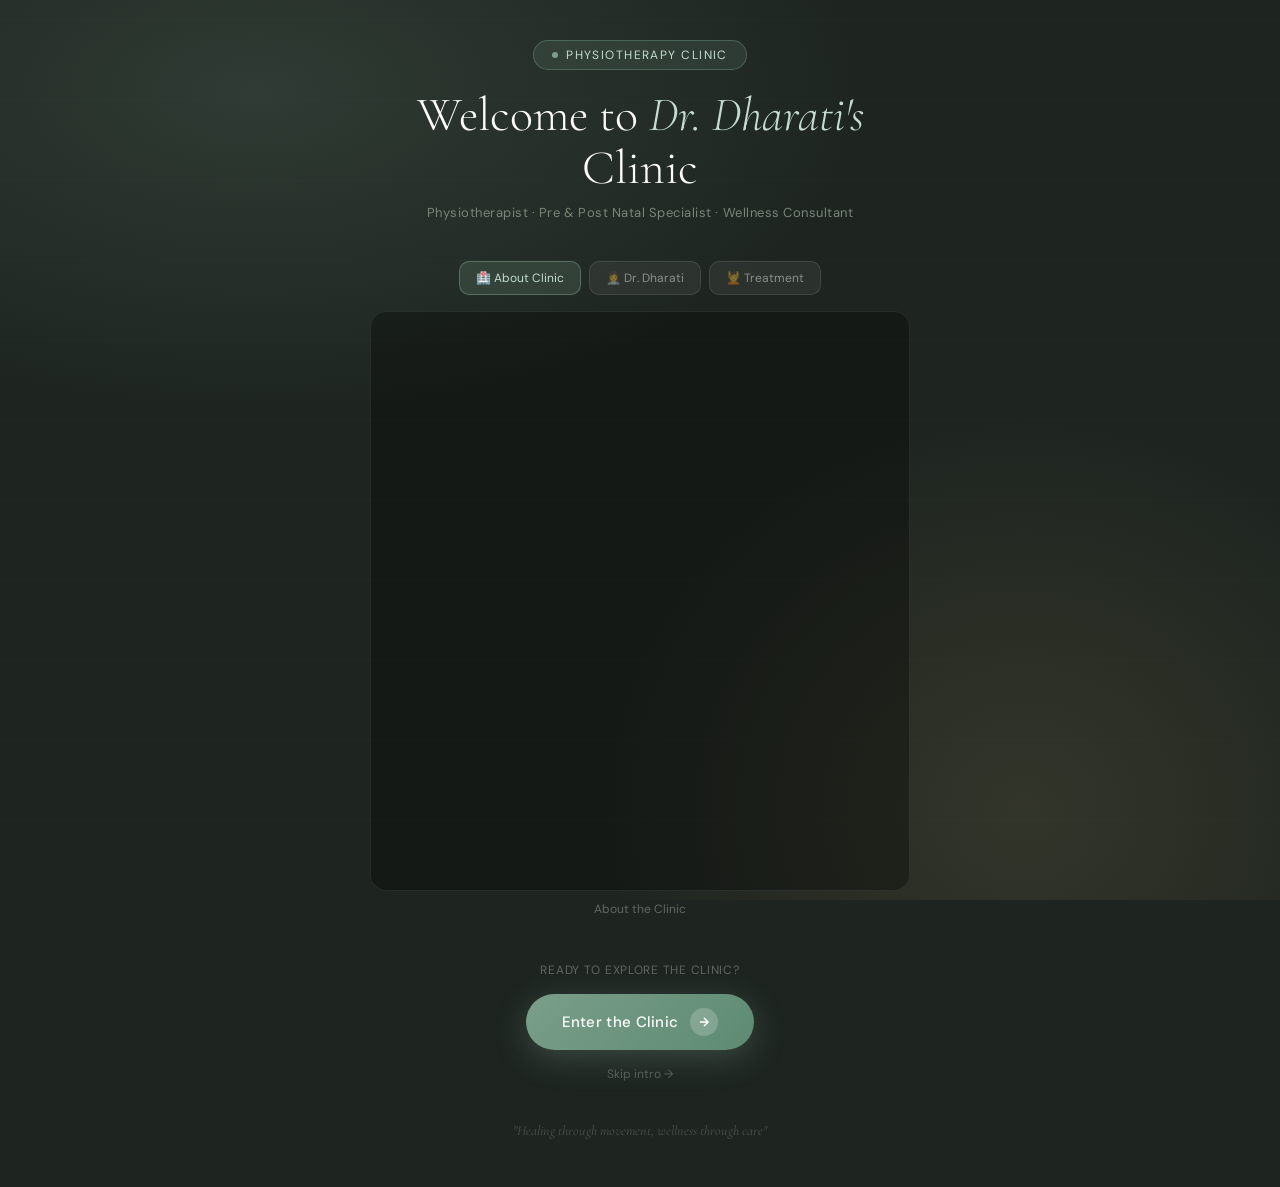
<file: Intro.html>
<!DOCTYPE html>
<html lang="en">
<head>
<meta charset="UTF-8">
<meta name="viewport" content="width=device-width, initial-scale=1.0">
<title>Welcome — Dr. Dharati's Physiotherapy Clinic</title>
<link href="https://fonts.googleapis.com/css2?family=Cormorant+Garamond:ital,wght@0,300;0,400;1,300&family=DM+Sans:wght@300;400;500&display=swap" rel="stylesheet">
<style>
  *, *::before, *::after { box-sizing: border-box; margin: 0; padding: 0; }

  :root {
    --sage: #7a9e8a;
    --sage-light: #c5ddd0;
    --sage-pale: #eef5f1;
    --warm: #c9a96e;
    --ink: #2a2d2b;
    --ink-soft: #7a8578;
    --white: #fdfcfa;
    --radius: 16px;
  }

  html, body {
    min-height: 100%;
    background: #1e2520;
    font-family: 'DM Sans', sans-serif;
    color: var(--white);
    overflow-x: hidden;
  }

  .bg-pattern {
    position: fixed; inset: 0; z-index: 0;
    background:
      radial-gradient(ellipse 80% 60% at 20% 10%, rgba(122,158,138,0.18) 0%, transparent 60%),
      radial-gradient(ellipse 60% 80% at 80% 90%, rgba(201,169,110,0.12) 0%, transparent 55%),
      #1e2520;
  }
  .bg-lines {
    position: fixed; inset: 0; z-index: 0;
    background-image: repeating-linear-gradient(0deg, transparent, transparent 79px, rgba(122,158,138,0.06) 80px);
  }

  .page {
    position: relative; z-index: 1;
    min-height: 100vh;
    display: flex;
    flex-direction: column;
    align-items: center;
    padding: 2.5rem 1.5rem 3rem;
  }

  /* HEADER */
  .clinic-header {
    text-align: center;
    margin-bottom: 2.5rem;
    animation: fadeDown 0.8s ease both;
  }
  .clinic-badge {
    display: inline-flex; align-items: center; gap: 8px;
    background: rgba(122,158,138,0.15);
    border: 0.5px solid rgba(122,158,138,0.4);
    border-radius: 40px;
    padding: 6px 18px;
    font-size: 12px;
    letter-spacing: 0.12em;
    text-transform: uppercase;
    color: var(--sage-light);
    margin-bottom: 1.2rem;
  }
  .clinic-badge::before {
    content: '';
    width: 6px; height: 6px;
    border-radius: 50%;
    background: var(--sage);
    animation: pulse 2s infinite;
  }
  .clinic-title {
    font-family: 'Cormorant Garamond', serif;
    font-size: clamp(2rem, 5vw, 3rem);
    font-weight: 300;
    line-height: 1.1;
    color: var(--white);
  }
  .clinic-title em { font-style: italic; color: var(--sage-light); }
  .clinic-sub {
    margin-top: 0.6rem;
    font-size: 13px;
    color: var(--ink-soft);
    letter-spacing: 0.04em;
  }

  /* TABS */
  .video-stage {
    width: 100%;
    max-width: 540px;
    animation: fadeUp 0.9s 0.2s ease both;
  }

  .video-tabs {
    display: flex; gap: 8px; margin-bottom: 16px;
    justify-content: center;
  }
  .vtab {
    background: rgba(255,255,255,0.06);
    border: 0.5px solid rgba(255,255,255,0.1);
    border-radius: 10px;
    padding: 8px 16px;
    font-size: 12px;
    color: rgba(255,255,255,0.45);
    cursor: pointer;
    transition: all 0.2s;
    white-space: nowrap;
    font-family: 'DM Sans', sans-serif;
  }
  .vtab.active, .vtab:hover {
    background: rgba(122,158,138,0.2);
    border-color: rgba(122,158,138,0.5);
    color: var(--sage-light);
  }

  /* VIDEO PANELS */
  .video-panels { width: 100%; }

  .video-panel {
    display: none;
    flex-direction: column;
    align-items: center;
  }
  .video-panel.active { display: flex; }

  /* Instagram embed wrapper */
  .ig-wrap {
    width: 100%;
    background: rgba(0,0,0,0.3);
    border-radius: var(--radius);
    border: 0.5px solid rgba(255,255,255,0.08);
    overflow: hidden;
    display: flex;
    justify-content: center;
    padding: 12px 0;
    min-height: 580px;
  }

  .ig-wrap blockquote.instagram-media {
    margin: 0 !important;
    min-width: 280px !important;
    max-width: 400px !important;
    width: 100% !important;
  }

  .panel-label {
    margin-top: 10px;
    font-size: 12px;
    color: rgba(255,255,255,0.3);
    text-align: center;
  }

  /* NEXT BUTTON */
  .next-section {
    margin-top: 2.8rem;
    text-align: center;
    animation: fadeUp 1s 0.5s ease both;
  }
  .next-hint {
    font-size: 12px;
    color: rgba(255,255,255,0.3);
    margin-bottom: 1rem;
    letter-spacing: 0.06em;
    text-transform: uppercase;
  }
  .btn-next {
    display: inline-flex; align-items: center; gap: 12px;
    background: linear-gradient(135deg, var(--sage) 0%, #5d8a72 100%);
    color: #fff;
    font-family: 'DM Sans', sans-serif;
    font-size: 15px;
    font-weight: 500;
    letter-spacing: 0.02em;
    border: none;
    border-radius: 50px;
    padding: 14px 36px;
    cursor: pointer;
    transition: all 0.3s;
    text-decoration: none;
    box-shadow: 0 8px 32px rgba(122,158,138,0.3);
  }
  .btn-next:hover {
    transform: translateY(-3px);
    box-shadow: 0 14px 40px rgba(122,158,138,0.45);
  }
  .btn-next:active { transform: translateY(0); }
  .btn-next .arrow {
    width: 28px; height: 28px;
    background: rgba(255,255,255,0.2);
    border-radius: 50%;
    display: flex; align-items: center; justify-content: center;
    transition: transform 0.3s;
  }
  .btn-next:hover .arrow { transform: translateX(4px); }

  .skip-link {
    display: block;
    margin-top: 1rem;
    font-size: 12px;
    color: rgba(255,255,255,0.25);
    text-decoration: none;
    transition: color 0.2s;
  }
  .skip-link:hover { color: rgba(255,255,255,0.5); }

  .foot-note {
    margin-top: 2.5rem;
    font-family: 'Cormorant Garamond', serif;
    font-style: italic;
    font-size: 14px;
    color: rgba(255,255,255,0.2);
    text-align: center;
    animation: fadeUp 1s 0.6s ease both;
  }

  @keyframes fadeDown {
    from { opacity: 0; transform: translateY(-20px); }
    to   { opacity: 1; transform: translateY(0); }
  }
  @keyframes fadeUp {
    from { opacity: 0; transform: translateY(20px); }
    to   { opacity: 1; transform: translateY(0); }
  }
  @keyframes pulse {
    0%, 100% { opacity: 1; }
    50% { opacity: 0.3; }
  }

  @media (max-width: 500px) {
    .video-tabs { flex-wrap: wrap; }
    .btn-next { width: 100%; justify-content: center; }
  }
</style>
</head>
<body>

<div class="bg-pattern"></div>
<div class="bg-lines"></div>

<div class="page">

  <header class="clinic-header">
    <div class="clinic-badge">Physiotherapy Clinic</div>
    <h1 class="clinic-title">Welcome to <em>Dr. Dharati's</em><br>Clinic</h1>
    <p class="clinic-sub">Physiotherapist · Pre &amp; Post Natal Specialist · Wellness Consultant</p>
  </header>

  <div class="video-stage">

    <div class="video-tabs">
      <button class="vtab active" onclick="switchTab(0)">🏥 About Clinic</button>
      <button class="vtab" onclick="switchTab(1)">👩‍⚕️ Dr. Dharati</button>
      <button class="vtab" onclick="switchTab(2)">💆 Treatment</button>
    </div>

    <div class="video-panels">

      <!-- Video 1 -->
      <div class="video-panel active" id="panel0">
        <div class="ig-wrap">
          <blockquote class="instagram-media"
            data-instgrm-captioned
            data-instgrm-permalink="https://www.instagram.com/reel/DM8PHVtv9hr/"
            data-instgrm-version="14">
          </blockquote>
        </div>
        <p class="panel-label">About the Clinic</p>
      </div>

      <!-- Video 2 -->
      <div class="video-panel" id="panel1">
        <div class="ig-wrap">
          <blockquote class="instagram-media"
            data-instgrm-captioned
            data-instgrm-permalink="https://www.instagram.com/reel/DK6CeauIdhI/"
            data-instgrm-version="14">
          </blockquote>
        </div>
        <p class="panel-label">Doctor Introduction</p>
      </div>

      <!-- Video 3 -->
      <div class="video-panel" id="panel2">
        <div class="ig-wrap">
          <blockquote class="instagram-media"
            data-instgrm-captioned
            data-instgrm-permalink="https://www.instagram.com/reel/DXHqM6ZjRu9/"
            data-instgrm-version="14">
          </blockquote>
        </div>
        <p class="panel-label">Treatment Videos</p>
      </div>

    </div>
  </div>

  <!-- NEXT BUTTON -->
  <div class="next-section">
    <p class="next-hint">Ready to explore the clinic?</p>
    <a href="index.html" class="btn-next">
      Enter the Clinic
      <span class="arrow">
        <svg width="14" height="14" viewBox="0 0 24 24" fill="none" stroke="currentColor" stroke-width="2.5">
          <path d="M5 12h14M12 5l7 7-7 7"/>
        </svg>
      </span>
    </a>
    <a href="index.html" class="skip-link">Skip intro →</a>
  </div>

  <p class="foot-note">"Healing through movement, wellness through care"</p>

</div>

<script async src="//www.instagram.com/embed.js"></script>
<script>
  function switchTab(idx) {
    document.querySelectorAll('.vtab').forEach((t, i) => {
      t.classList.toggle('active', i === idx);
    });
    document.querySelectorAll('.video-panel').forEach((p, i) => {
      p.classList.toggle('active', i === idx);
    });
    // Re-process embeds when switching tabs
    if (window.instgrm) {
      window.instgrm.Embeds.process();
    }
  }
</script>
</body>
</html>
</file>
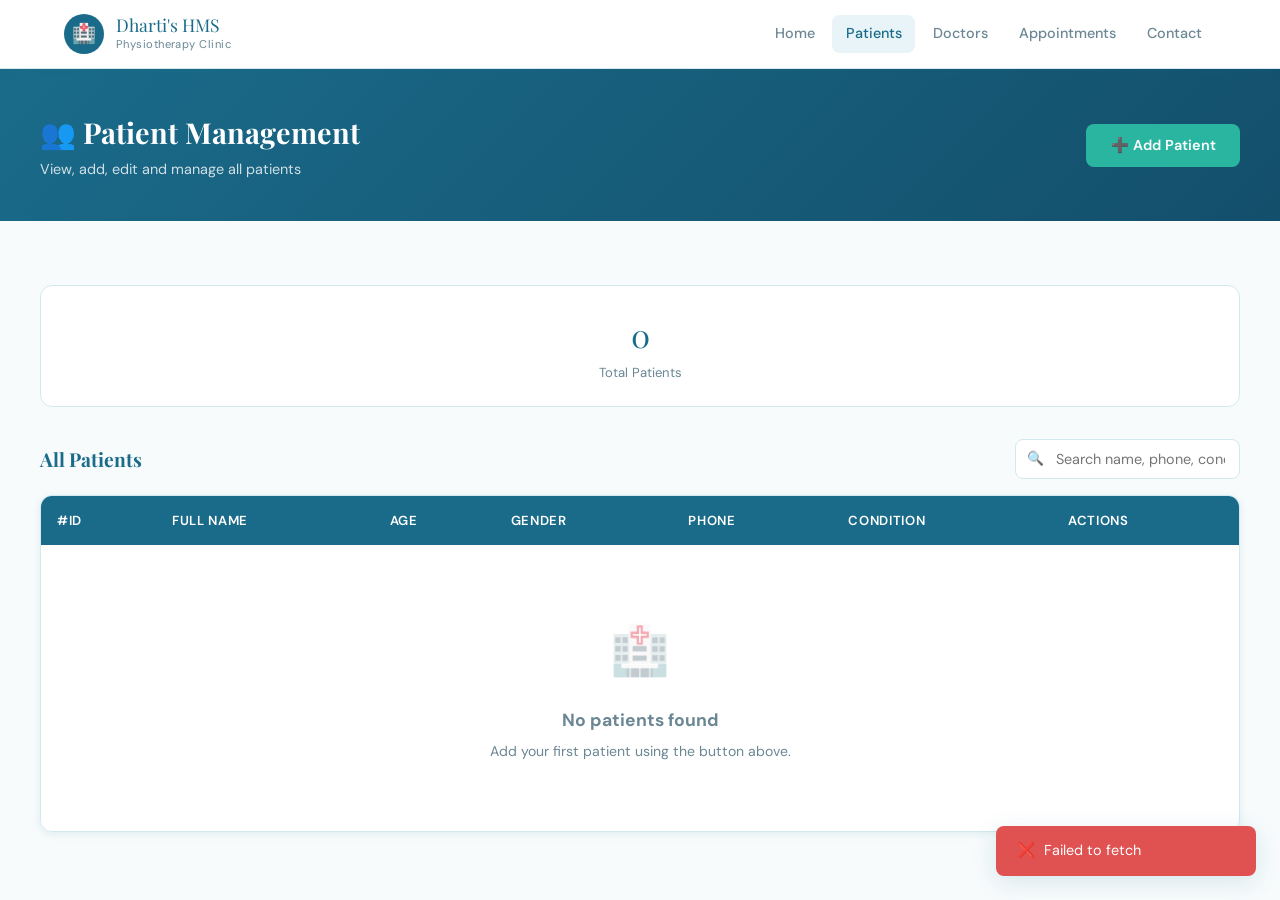
<file: patient.html>
<!DOCTYPE html>
<html lang="en">
<head>
  <meta charset="UTF-8" />
  <meta name="viewport" content="width=device-width, initial-scale=1.0" />
  <title>Patients — Dharati's HMS</title>
  <link rel="stylesheet" href="style.css" />
</head>
<body>

<!-- NAVBAR -->
<nav class="navbar">
  <div class="nav-inner">
    <a class="nav-brand" href="index.html">
      <div class="nav-logo">🏥</div>
      <div>
        <div class="nav-title">Dharti's HMS</div>
        <div class="nav-subtitle">Physiotherapy Clinic</div>
      </div>
    </a>
    <div class="nav-links" id="nav-links">
      <a href="index.html">Home</a>
      <a href="patients.html" class="active">Patients</a>
      <a href="doctors.html">Doctors</a>
      <a href="appointments.html">Appointments</a>
      <a href="contact.html">Contact</a>
    </div>
    <button class="nav-hamburger" id="hamburger">☰</button>
  </div>
</nav>

<!-- PAGE HEADER -->
<div class="page-header">
  <div class="page-header-inner">
    <div>
      <h1>👥 Patient Management</h1>
      <p>View, add, edit and manage all patients</p>
    </div>
    <button class="btn btn-primary" onclick="openAddPatient()">➕ Add Patient</button>
  </div>
</div>

<!-- MAIN CONTENT -->
<section class="section">
  <div class="container">

    <!-- STATS -->
    <div class="stats-row">
      <div class="stat-card">
        <div class="stat-number" id="patient-count">—</div>
        <div class="stat-label">Total Patients</div>
      </div>
    </div>

    <!-- SEARCH + TABLE -->
    <div style="display:flex;justify-content:space-between;align-items:center;flex-wrap:wrap;gap:1rem;margin-bottom:1rem;">
      <h2 style="font-family:var(--font-display);color:var(--primary);font-size:1.2rem;">All Patients</h2>
      <div class="search-bar">
        <input id="search-input" class="form-control" type="text" placeholder="Search name, phone, condition…" oninput="loadPatients(this.value)" />
      </div>
    </div>

    <div class="table-wrap">
      <table>
        <thead>
          <tr>
            <th>#ID</th>
            <th>Full Name</th>
            <th>Age</th>
            <th>Gender</th>
            <th>Phone</th>
            <th>Condition</th>
            <th>Actions</th>
          </tr>
        </thead>
        <tbody id="patients-tbody">
          <tr class="loading-row"><td colspan="7"><span class="spinner spinner-dark"></span> Loading…</td></tr>
        </tbody>
      </table>
    </div>

  </div>
</section>

<!-- ADD / EDIT PATIENT MODAL -->
<div class="modal-overlay" id="patient-modal">
  <div class="modal">
    <div class="modal-header">
      <h3 id="patient-modal-title">Add New Patient</h3>
      <button class="modal-close" onclick="closeModal('patient-modal')">✕</button>
    </div>
    <div class="modal-body">
      <form id="patient-form" onsubmit="event.preventDefault(); savePatient();">
        <input type="hidden" id="patient-id-hidden" />
        <div class="form-grid">
          <div class="form-group form-full">
            <label class="form-label">Full Name *</label>
            <input id="p-name" class="form-control" type="text" placeholder="Patient's full name" required />
          </div>
          <div class="form-group">
            <label class="form-label">Age *</label>
            <input id="p-age" class="form-control" type="number" min="1" max="120" placeholder="Age" required />
          </div>
          <div class="form-group">
            <label class="form-label">Gender *</label>
            <select id="p-gender" class="form-control" required>
              <option value="">Select gender</option>
              <option value="Male">Male</option>
              <option value="Female">Female</option>
              <option value="Other">Other</option>
            </select>
          </div>
          <div class="form-group">
            <label class="form-label">Phone Number *</label>
            <input id="p-phone" class="form-control" type="tel" placeholder="+91 XXXXXXXXXX" required />
          </div>
          <div class="form-group form-full">
            <label class="form-label">Address</label>
            <input id="p-address" class="form-control" type="text" placeholder="Patient's address" />
          </div>
          <div class="form-group form-full">
            <label class="form-label">Medical Condition / Chief Complaint</label>
            <textarea id="p-condition" class="form-control" placeholder="Describe the medical condition or chief complaint…"></textarea>
          </div>
        </div>
      </form>
    </div>
    <div class="modal-footer">
      <button class="btn" style="background:var(--border);color:var(--text);" onclick="closeModal('patient-modal')">Cancel</button>
      <button class="btn btn-primary" onclick="savePatient()">💾 Save Patient</button>
    </div>
  </div>
</div>

<script src="script.js"></script>
<script>loadPatients();</script>
</body>
</html>
</file>
<file: style.css>
/* ═══════════════════════════════════════════════════════════════
   Dharati's Hospital Management System — Global Styles
   Theme: Clean Medical White & Teal/Blue
   ═══════════════════════════════════════════════════════════════ */

@import url('https://fonts.googleapis.com/css2?family=Playfair+Display:wght@600;700&family=DM+Sans:wght@300;400;500;600&display=swap');

/* ─── CSS VARIABLES ──────────────────────────────────────────── */
:root {
  --primary:       #1a6b8a;
  --primary-dark:  #134f6b;
  --primary-light: #e8f4f8;
  --accent:        #2ab5a0;
  --accent-dark:   #1e9183;
  --danger:        #e05252;
  --warning:       #f0a500;
  --success:       #2a9d5c;
  --white:         #ffffff;
  --off-white:     #f7fbfc;
  --text:          #1c2b36;
  --text-muted:    #6b8794;
  --border:        #d3e8ef;
  --shadow-sm:     0 2px 8px rgba(26,107,138,.10);
  --shadow-md:     0 6px 24px rgba(26,107,138,.14);
  --shadow-lg:     0 16px 48px rgba(26,107,138,.18);
  --radius:        12px;
  --radius-sm:     8px;
  --font-display:  'Playfair Display', Georgia, serif;
  --font-body:     'DM Sans', system-ui, sans-serif;
}

/* ─── RESET ──────────────────────────────────────────────────── */
*, *::before, *::after { box-sizing: border-box; margin: 0; padding: 0; }
html { scroll-behavior: smooth; }
body {
  font-family: var(--font-body);
  color: var(--text);
  background: var(--off-white);
  line-height: 1.6;
  -webkit-font-smoothing: antialiased;
}
a { color: inherit; text-decoration: none; }
img { max-width: 100%; }
button { cursor: pointer; font-family: inherit; }

/* ─── NAVBAR ─────────────────────────────────────────────────── */
.navbar {
  position: sticky;
  top: 0;
  z-index: 1000;
  background: var(--white);
  border-bottom: 1px solid var(--border);
  box-shadow: var(--shadow-sm);
}
.nav-inner {
  max-width: 1200px;
  margin: 0 auto;
  padding: 0 1.5rem;
  display: flex;
  align-items: center;
  justify-content: space-between;
  height: 68px;
}
.nav-brand {
  display: flex;
  align-items: center;
  gap: .75rem;
}
.nav-logo {
  width: 40px; height: 40px;
  background: var(--primary);
  border-radius: 50%;
  display: flex; align-items: center; justify-content: center;
  color: white; font-size: 1.2rem;
}
.nav-title { font-family: var(--font-display); font-size: 1.1rem; color: var(--primary); line-height: 1.2; }
.nav-subtitle { font-size: .7rem; color: var(--text-muted); letter-spacing: .04em; }
.nav-links { display: flex; align-items: center; gap: .25rem; }
.nav-links a {
  padding: .45rem .85rem;
  border-radius: var(--radius-sm);
  font-size: .9rem;
  font-weight: 500;
  color: var(--text-muted);
  transition: all .2s;
}
.nav-links a:hover, .nav-links a.active {
  background: var(--primary-light);
  color: var(--primary);
}
.nav-hamburger { display: none; background: none; border: none; font-size: 1.4rem; color: var(--primary); }

/* ─── HERO ───────────────────────────────────────────────────── */
.hero {
  background: linear-gradient(135deg, var(--primary) 0%, var(--primary-dark) 60%, #0d3547 100%);
  color: white;
  padding: 5rem 1.5rem 4rem;
  text-align: center;
  position: relative;
  overflow: hidden;
}
.hero::before {
  content: '';
  position: absolute; inset: 0;
  background: url("data:image/svg+xml,%3Csvg width='60' height='60' viewBox='0 0 60 60' xmlns='http://www.w3.org/2000/svg'%3E%3Cg fill='none' fill-rule='evenodd'%3E%3Cg fill='%23ffffff' fill-opacity='0.04'%3E%3Cpath d='M36 34v-4h-2v4h-4v2h4v4h2v-4h4v-2h-4zm0-30V0h-2v4h-4v2h4v4h2V6h4V4h-4zM6 34v-4H4v4H0v2h4v4h2v-4h4v-2H6zM6 4V0H4v4H0v2h4v4h2V6h4V4H6z'/%3E%3C/g%3E%3C/g%3E%3C/svg%3E");
  opacity: .5;
}
.hero-inner { max-width: 800px; margin: 0 auto; position: relative; }
.hero-badge {
  display: inline-block;
  background: rgba(255,255,255,.15);
  border: 1px solid rgba(255,255,255,.25);
  padding: .35rem 1rem;
  border-radius: 50px;
  font-size: .8rem;
  letter-spacing: .08em;
  text-transform: uppercase;
  margin-bottom: 1.5rem;
}
.hero h1 {
  font-family: var(--font-display);
  font-size: clamp(2rem, 5vw, 3.2rem);
  line-height: 1.15;
  margin-bottom: 1rem;
}
.hero-tagline {
  font-size: 1.05rem;
  opacity: .85;
  margin-bottom: .5rem;
}
.hero-certs {
  font-size: .9rem;
  opacity: .7;
  font-style: italic;
  margin-bottom: 2.5rem;
}
.hero-actions { display: flex; gap: 1rem; justify-content: center; flex-wrap: wrap; }

/* ─── BUTTONS ────────────────────────────────────────────────── */
.btn {
  display: inline-flex; align-items: center; gap: .5rem;
  padding: .65rem 1.4rem;
  border-radius: var(--radius-sm);
  font-size: .9rem;
  font-weight: 600;
  border: 2px solid transparent;
  transition: all .2s;
  white-space: nowrap;
}
.btn-primary { background: var(--accent); color: white; }
.btn-primary:hover { background: var(--accent-dark); transform: translateY(-1px); box-shadow: 0 4px 16px rgba(42,181,160,.35); }
.btn-outline { background: transparent; border-color: rgba(255,255,255,.6); color: white; }
.btn-outline:hover { background: rgba(255,255,255,.15); }
.btn-white { background: white; color: var(--primary); }
.btn-white:hover { background: var(--primary-light); }
.btn-danger { background: var(--danger); color: white; }
.btn-danger:hover { background: #c94040; }
.btn-success { background: var(--success); color: white; }
.btn-success:hover { background: #1f7a45; }
.btn-sm { padding: .4rem .85rem; font-size: .82rem; }
.btn-lg { padding: .85rem 2rem; font-size: 1rem; }
.btn-full { width: 100%; justify-content: center; }
.btn-call {
  background: linear-gradient(135deg, #e05252, #c0392b);
  color: white;
  font-size: 1.1rem;
  padding: 1rem 2.5rem;
  border-radius: 50px;
  box-shadow: 0 8px 32px rgba(224,82,82,.35);
  animation: pulse-call 2s infinite;
}
.btn-call:hover { transform: scale(1.04); }
.btn-whatsapp { background: #25d366; color: white; }
.btn-whatsapp:hover { background: #1db954; }
.btn-instagram { background: linear-gradient(135deg,#833ab4,#fd1d1d,#fcb045); color: white; }
.btn-instagram:hover { filter: brightness(1.1); }

@keyframes pulse-call {
  0%, 100% { box-shadow: 0 8px 32px rgba(224,82,82,.35); }
  50%       { box-shadow: 0 8px 48px rgba(224,82,82,.6); }
}

/* ─── SECTION ────────────────────────────────────────────────── */
.section { padding: 4rem 1.5rem; }
.section-alt { background: var(--white); }
.container { max-width: 1200px; margin: 0 auto; }
.section-head { text-align: center; margin-bottom: 3rem; }
.section-head h2 { font-family: var(--font-display); font-size: clamp(1.5rem,3vw,2.2rem); color: var(--primary); margin-bottom: .5rem; }
.section-head p { color: var(--text-muted); max-width: 560px; margin: 0 auto; }
.divider { width: 56px; height: 3px; background: var(--accent); border-radius: 2px; margin: .75rem auto; }

/* ─── CARDS ──────────────────────────────────────────────────── */
.card {
  background: var(--white);
  border-radius: var(--radius);
  box-shadow: var(--shadow-sm);
  border: 1px solid var(--border);
  padding: 1.75rem;
  transition: box-shadow .2s, transform .2s;
}
.card:hover { box-shadow: var(--shadow-md); transform: translateY(-2px); }
.card-grid { display: grid; gap: 1.5rem; }
.card-grid-2 { grid-template-columns: repeat(auto-fit, minmax(260px, 1fr)); }
.card-grid-3 { grid-template-columns: repeat(auto-fit, minmax(220px, 1fr)); }
.card-grid-4 { grid-template-columns: repeat(auto-fit, minmax(180px, 1fr)); }
.service-icon { width: 52px; height: 52px; background: var(--primary-light); border-radius: var(--radius-sm); display: flex; align-items: center; justify-content: center; font-size: 1.5rem; margin-bottom: 1rem; }
.service-title { font-family: var(--font-display); font-size: 1.05rem; color: var(--primary); margin-bottom: .4rem; }
.service-desc { font-size: .9rem; color: var(--text-muted); }

/* ─── DOCTOR PROFILE ─────────────────────────────────────────── */
.doctor-card {
  background: linear-gradient(135deg, var(--primary) 0%, var(--primary-dark) 100%);
  color: white;
  border-radius: var(--radius);
  padding: 2.5rem;
  display: flex;
  gap: 2rem;
  align-items: center;
  flex-wrap: wrap;
}
.doctor-avatar {
  width: 120px; height: 120px;
  border-radius: 50%;
  background: rgba(255,255,255,.2);
  border: 4px solid rgba(255,255,255,.4);
  display: flex; align-items: center; justify-content: center;
  font-size: 3rem;
  flex-shrink: 0;
}
.doctor-name { font-family: var(--font-display); font-size: 1.8rem; margin-bottom: .25rem; }
.doctor-spec { font-size: .95rem; opacity: .85; margin-bottom: .15rem; }
.doctor-certs { font-size: .85rem; opacity: .7; font-style: italic; }
.doctor-badges { display: flex; gap: .5rem; flex-wrap: wrap; margin-top: 1rem; }
.badge {
  background: rgba(255,255,255,.2);
  border: 1px solid rgba(255,255,255,.3);
  padding: .3rem .8rem;
  border-radius: 50px;
  font-size: .78rem;
  letter-spacing: .04em;
}

/* ─── FORMS ──────────────────────────────────────────────────── */
.form-group { margin-bottom: 1.2rem; }
.form-label { display: block; font-size: .85rem; font-weight: 600; color: var(--text); margin-bottom: .4rem; }
.form-control {
  width: 100%;
  padding: .65rem .9rem;
  border: 1.5px solid var(--border);
  border-radius: var(--radius-sm);
  font-family: var(--font-body);
  font-size: .9rem;
  color: var(--text);
  background: var(--white);
  transition: border-color .2s, box-shadow .2s;
}
.form-control:focus { outline: none; border-color: var(--primary); box-shadow: 0 0 0 3px rgba(26,107,138,.12); }
.form-grid { display: grid; grid-template-columns: 1fr 1fr; gap: 1rem; }
.form-full { grid-column: 1 / -1; }
textarea.form-control { resize: vertical; min-height: 90px; }
select.form-control { appearance: none; background-image: url("data:image/svg+xml,%3Csvg xmlns='http://www.w3.org/2000/svg' width='12' height='8'%3E%3Cpath fill='%236b8794' d='M6 8L0 0h12z'/%3E%3C/svg%3E"); background-repeat: no-repeat; background-position: right .9rem center; padding-right: 2.5rem; }

/* ─── TABLE ──────────────────────────────────────────────────── */
.table-wrap { overflow-x: auto; border-radius: var(--radius); box-shadow: var(--shadow-sm); border: 1px solid var(--border); }
table { width: 100%; border-collapse: collapse; background: var(--white); }
thead { background: var(--primary); color: white; }
th { padding: .85rem 1rem; text-align: left; font-size: .82rem; font-weight: 600; letter-spacing: .05em; text-transform: uppercase; white-space: nowrap; }
td { padding: .8rem 1rem; font-size: .9rem; border-bottom: 1px solid var(--border); vertical-align: middle; }
tr:last-child td { border-bottom: none; }
tr:hover td { background: var(--primary-light); }
.td-actions { display: flex; gap: .4rem; }

/* ─── STATUS BADGE ───────────────────────────────────────────── */
.status {
  display: inline-block;
  padding: .22rem .7rem;
  border-radius: 50px;
  font-size: .75rem;
  font-weight: 600;
}
.status-pending  { background: #fff3cd; color: #856404; }
.status-confirmed{ background: #d1f3e3; color: #1a6b3a; }
.status-cancelled{ background: #fde8e8; color: #8b1a1a; }

/* ─── PAGE HEADER ────────────────────────────────────────────── */
.page-header {
  background: linear-gradient(135deg, var(--primary), var(--primary-dark));
  color: white;
  padding: 2.5rem 1.5rem;
}
.page-header-inner { max-width: 1200px; margin: 0 auto; display: flex; justify-content: space-between; align-items: center; flex-wrap: wrap; gap: 1rem; }
.page-header h1 { font-family: var(--font-display); font-size: 1.8rem; }
.page-header p { font-size: .9rem; opacity: .8; margin-top: .2rem; }

/* ─── MODAL ──────────────────────────────────────────────────── */
.modal-overlay {
  position: fixed; inset: 0; z-index: 2000;
  background: rgba(0,0,0,.5);
  display: flex; align-items: center; justify-content: center;
  padding: 1rem;
  opacity: 0; pointer-events: none;
  transition: opacity .25s;
}
.modal-overlay.open { opacity: 1; pointer-events: all; }
.modal {
  background: var(--white);
  border-radius: var(--radius);
  box-shadow: var(--shadow-lg);
  width: 100%; max-width: 540px;
  max-height: 90vh;
  overflow-y: auto;
  transform: translateY(20px);
  transition: transform .25s;
}
.modal-overlay.open .modal { transform: translateY(0); }
.modal-header {
  padding: 1.4rem 1.75rem;
  border-bottom: 1px solid var(--border);
  display: flex; justify-content: space-between; align-items: center;
}
.modal-header h3 { font-family: var(--font-display); color: var(--primary); font-size: 1.2rem; }
.modal-close { background: none; border: none; font-size: 1.4rem; color: var(--text-muted); line-height: 1; padding: .2rem; }
.modal-close:hover { color: var(--danger); }
.modal-body { padding: 1.75rem; }
.modal-footer { padding: 1rem 1.75rem; border-top: 1px solid var(--border); display: flex; gap: .75rem; justify-content: flex-end; }

/* ─── ALERTS ─────────────────────────────────────────────────── */
.alert {
  padding: .9rem 1.2rem;
  border-radius: var(--radius-sm);
  font-size: .9rem;
  margin-bottom: 1rem;
  display: flex; align-items: flex-start; gap: .6rem;
}
.alert-success { background: #d1f3e3; color: #1a5c36; border-left: 4px solid var(--success); }
.alert-error   { background: #fde8e8; color: #7a1f1f; border-left: 4px solid var(--danger); }
.alert-info    { background: var(--primary-light); color: var(--primary); border-left: 4px solid var(--primary); }

/* ─── TOAST ──────────────────────────────────────────────────── */
#toast-container { position: fixed; bottom: 1.5rem; right: 1.5rem; z-index: 9999; display: flex; flex-direction: column; gap: .5rem; }
.toast {
  background: var(--text);
  color: white;
  padding: .85rem 1.3rem;
  border-radius: var(--radius-sm);
  font-size: .9rem;
  box-shadow: var(--shadow-md);
  min-width: 260px;
  animation: slide-in .3s ease;
  display: flex; align-items: center; gap: .6rem;
}
.toast.success { background: var(--success); }
.toast.error   { background: var(--danger); }
@keyframes slide-in { from { transform: translateX(120%); opacity: 0; } to { transform: translateX(0); opacity: 1; } }

/* ─── SEARCH BAR ─────────────────────────────────────────────── */
.search-bar { position: relative; max-width: 340px; }
.search-bar input { padding-left: 2.5rem; }
.search-bar::before { content: '🔍'; position: absolute; left: .8rem; top: 50%; transform: translateY(-50%); font-size: .85rem; pointer-events: none; }

/* ─── BOOKING SECTION ────────────────────────────────────────── */
.booking-section { background: linear-gradient(135deg, var(--primary-light) 0%, white 100%); }
.booking-box { background: white; border-radius: var(--radius); box-shadow: var(--shadow-md); padding: 2.5rem; max-width: 640px; margin: 0 auto; }
.booking-box h3 { font-family: var(--font-display); color: var(--primary); font-size: 1.4rem; margin-bottom: 1.5rem; }
.booking-success { text-align: center; padding: 2rem; }
.booking-success .success-icon { font-size: 4rem; margin-bottom: 1rem; }
.booking-success h3 { font-family: var(--font-display); color: var(--success); font-size: 1.5rem; margin-bottom: .5rem; }
.booking-success p { color: var(--text-muted); margin-bottom: 2rem; }

/* ─── CONTACT SECTION ────────────────────────────────────────── */
.contact-card { text-align: center; }
.contact-icon { font-size: 2.5rem; margin-bottom: 1rem; }
.contact-title { font-family: var(--font-display); color: var(--primary); font-size: 1.1rem; margin-bottom: .25rem; }
.contact-value { color: var(--text-muted); font-size: .95rem; margin-bottom: 1rem; }
.contact-value a { color: var(--primary); font-weight: 600; }
.contact-value a:hover { text-decoration: underline; }

/* ─── INSTAGRAM ──────────────────────────────────────────────── */
.instagram-section {
  background: linear-gradient(135deg, #833ab4 0%, #fd1d1d 50%, #fcb045 100%);
  color: white;
  text-align: center;
  padding: 4rem 1.5rem;
}
.instagram-section h2 { font-family: var(--font-display); font-size: 1.8rem; margin-bottom: .5rem; }
.instagram-section p { opacity: .9; margin-bottom: 2rem; }

/* ─── FOOTER ─────────────────────────────────────────────────── */
footer {
  background: var(--text);
  color: rgba(255,255,255,.75);
  padding: 3rem 1.5rem 1.5rem;
}
.footer-inner { max-width: 1200px; margin: 0 auto; }
.footer-grid { display: grid; grid-template-columns: repeat(auto-fit, minmax(200px, 1fr)); gap: 2rem; margin-bottom: 2rem; }
.footer-brand h3 { font-family: var(--font-display); color: white; font-size: 1.2rem; margin-bottom: .4rem; }
.footer-brand p { font-size: .85rem; line-height: 1.6; }
.footer-links h4 { color: white; font-size: .9rem; font-weight: 600; margin-bottom: .75rem; text-transform: uppercase; letter-spacing: .06em; }
.footer-links ul { list-style: none; }
.footer-links li { margin-bottom: .4rem; }
.footer-links a { font-size: .88rem; opacity: .75; transition: opacity .2s; }
.footer-links a:hover { opacity: 1; }
.footer-bottom { border-top: 1px solid rgba(255,255,255,.1); padding-top: 1.2rem; text-align: center; font-size: .82rem; opacity: .5; }

/* ─── LOADING SPINNER ────────────────────────────────────────── */
.spinner { display: inline-block; width: 18px; height: 18px; border: 2px solid rgba(255,255,255,.3); border-top-color: white; border-radius: 50%; animation: spin .7s linear infinite; }
.spinner-dark { border-color: rgba(26,107,138,.3); border-top-color: var(--primary); }
@keyframes spin { to { transform: rotate(360deg); } }
.loading-row td { text-align: center; padding: 2.5rem; color: var(--text-muted); font-style: italic; }

/* ─── EMPTY STATE ────────────────────────────────────────────── */
.empty-state { text-align: center; padding: 3.5rem 1rem; }
.empty-state-icon { font-size: 3rem; opacity: .35; margin-bottom: 1rem; }
.empty-state h3 { color: var(--text-muted); font-size: 1.1rem; margin-bottom: .35rem; }
.empty-state p { font-size: .88rem; color: var(--text-muted); }

/* ─── STATS ROW ──────────────────────────────────────────────── */
.stats-row { display: grid; grid-template-columns: repeat(auto-fit, minmax(150px, 1fr)); gap: 1rem; margin-bottom: 2rem; }
.stat-card { background: var(--white); border: 1px solid var(--border); border-radius: var(--radius); padding: 1.4rem; text-align: center; }
.stat-number { font-family: var(--font-display); font-size: 2rem; color: var(--primary); }
.stat-label { font-size: .82rem; color: var(--text-muted); margin-top: .15rem; }

/* ─── RESPONSIVE ─────────────────────────────────────────────── */
@media (max-width: 768px) {
  .nav-links { display: none; position: absolute; top: 68px; left: 0; right: 0; background: white; flex-direction: column; padding: 1rem; box-shadow: var(--shadow-md); border-top: 1px solid var(--border); }
  .nav-links.open { display: flex; }
  .nav-hamburger { display: block; }
  .form-grid { grid-template-columns: 1fr; }
  .doctor-card { flex-direction: column; text-align: center; }
  .doctor-badges { justify-content: center; }
  .page-header-inner { flex-direction: column; text-align: center; }
  .td-actions { flex-direction: column; }
}
</file>
